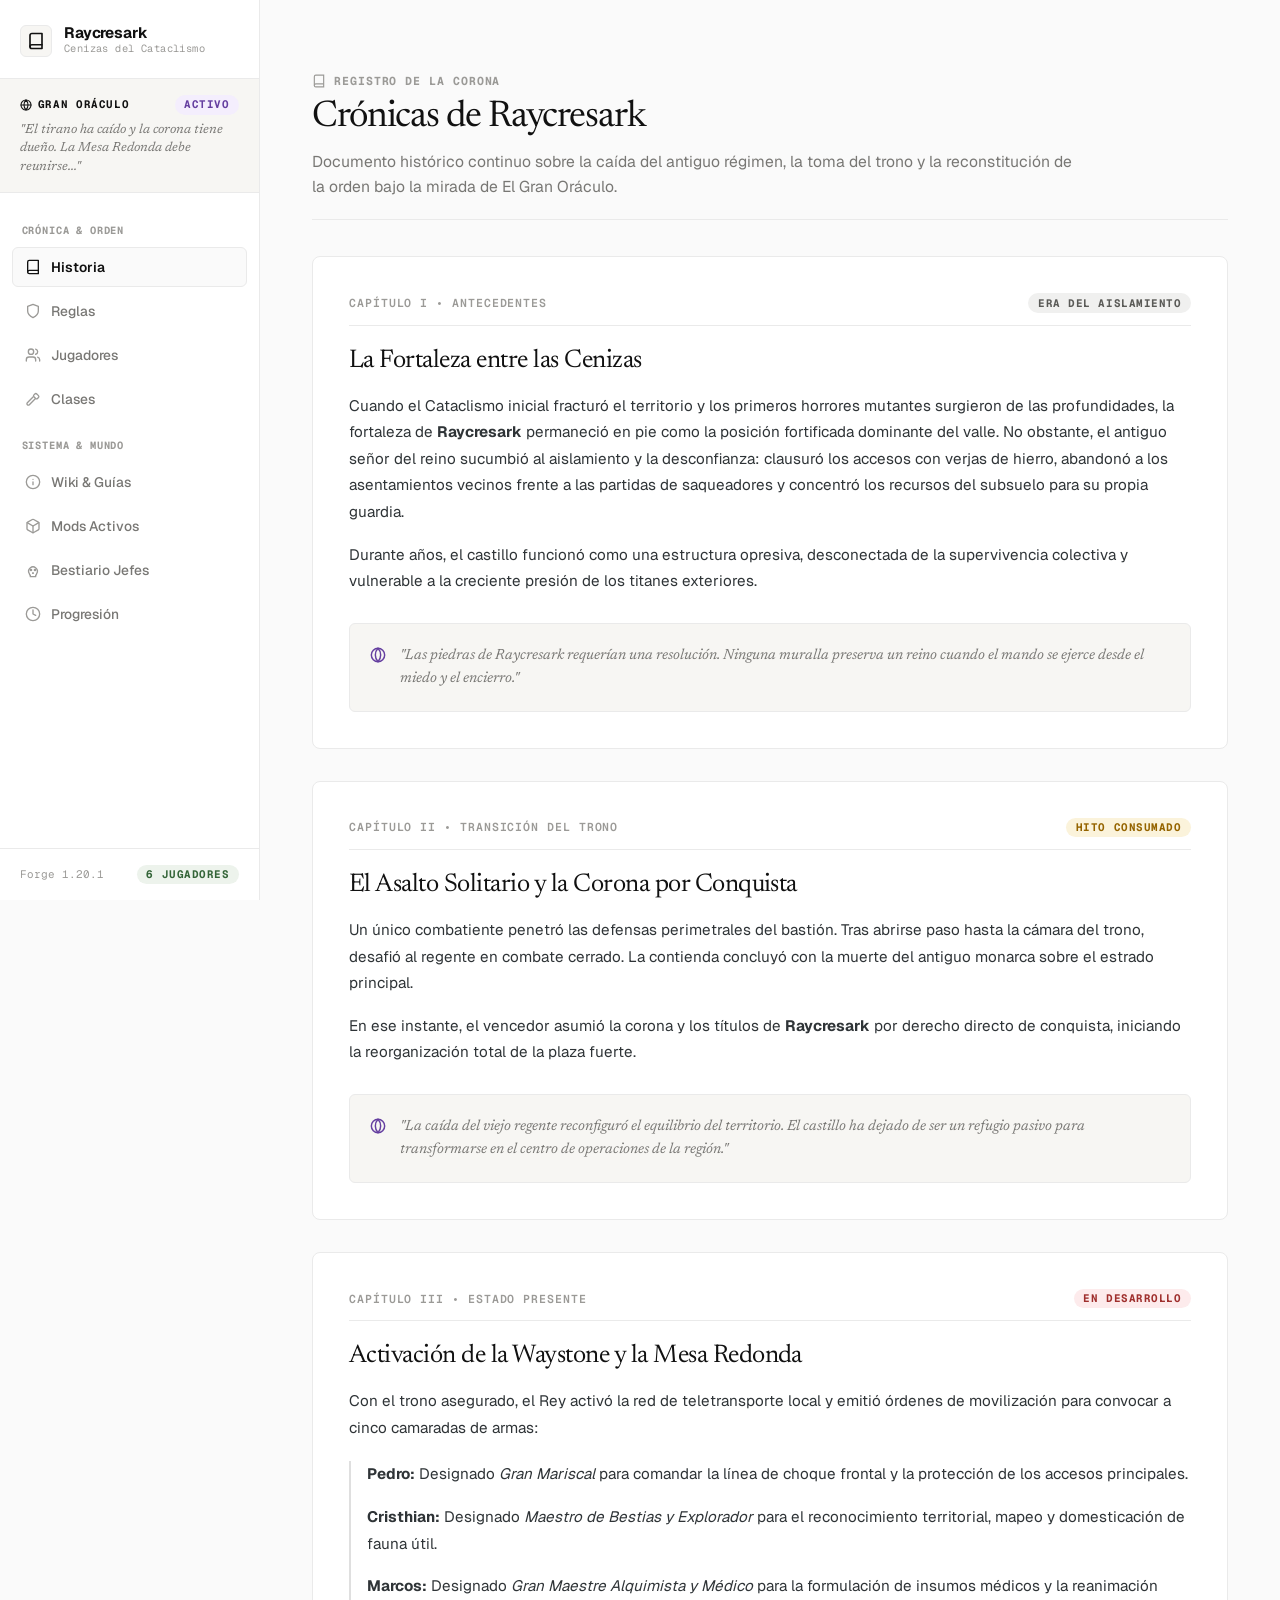
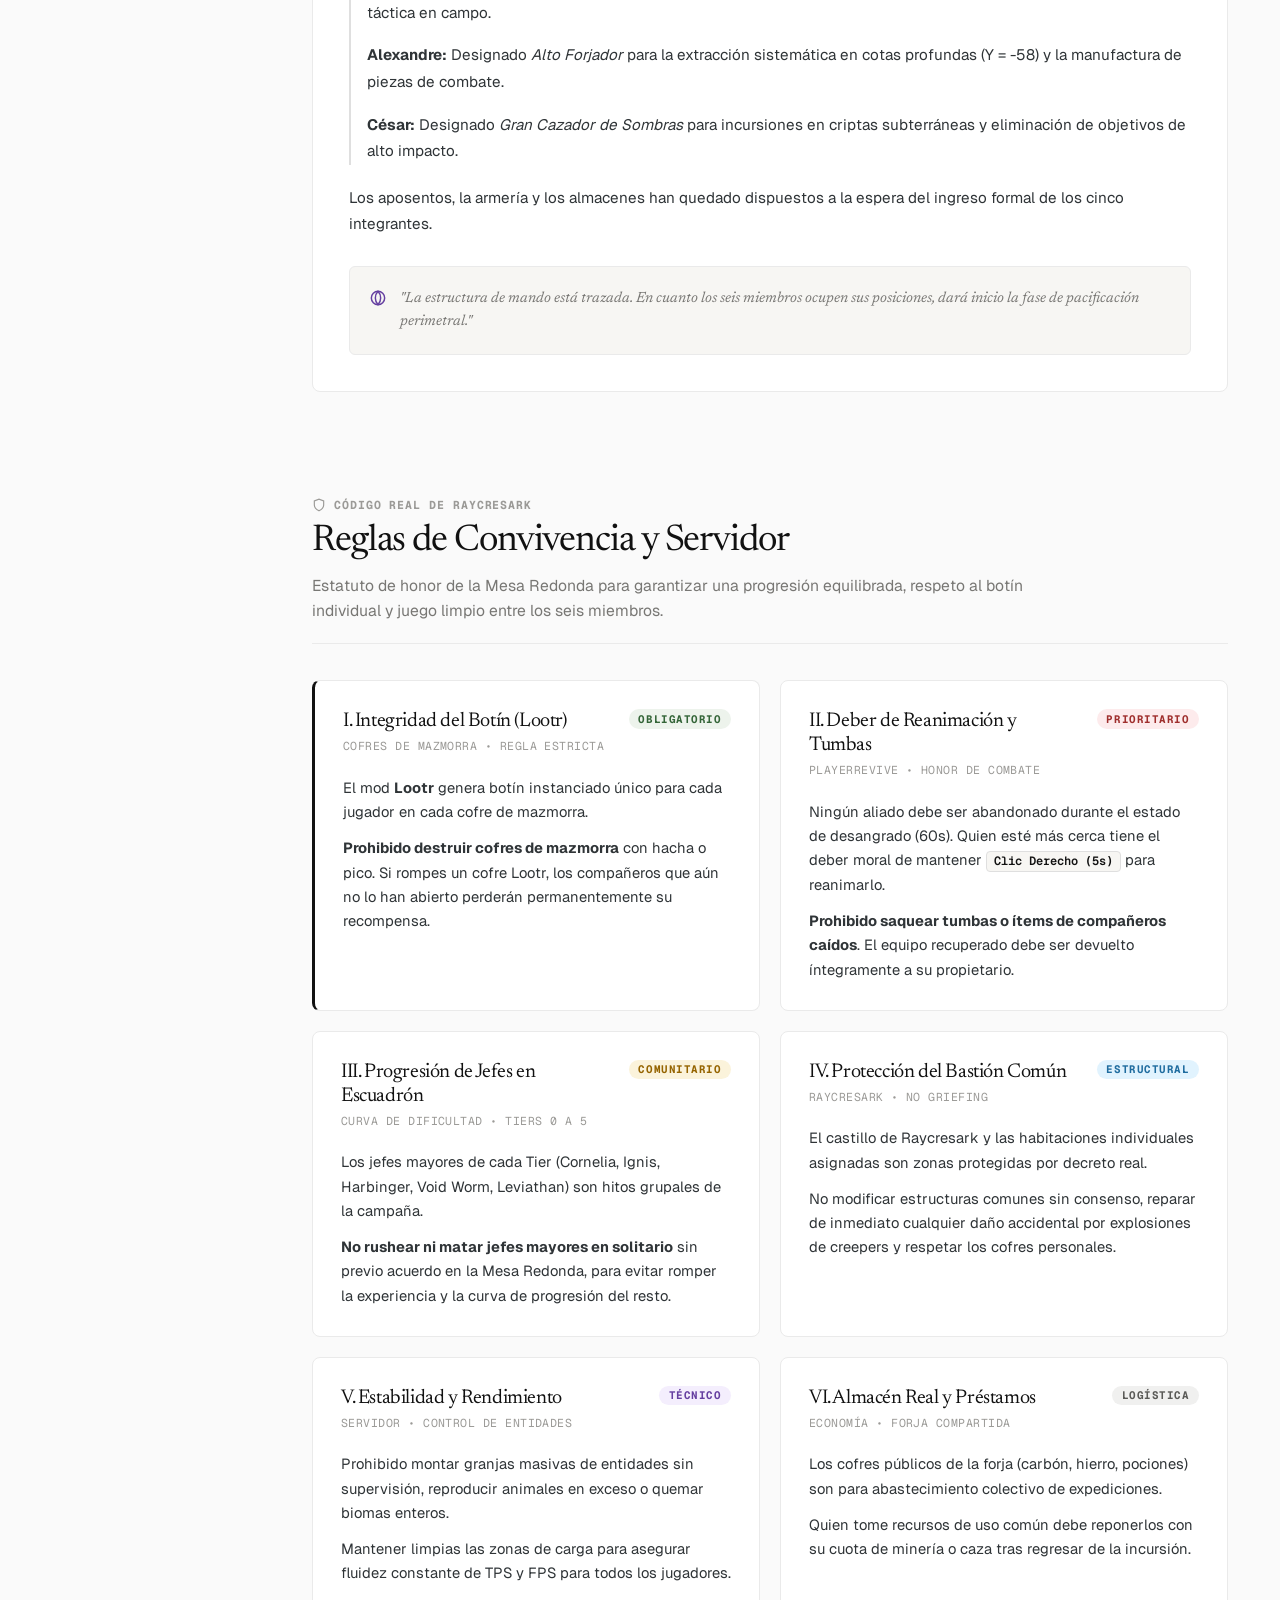
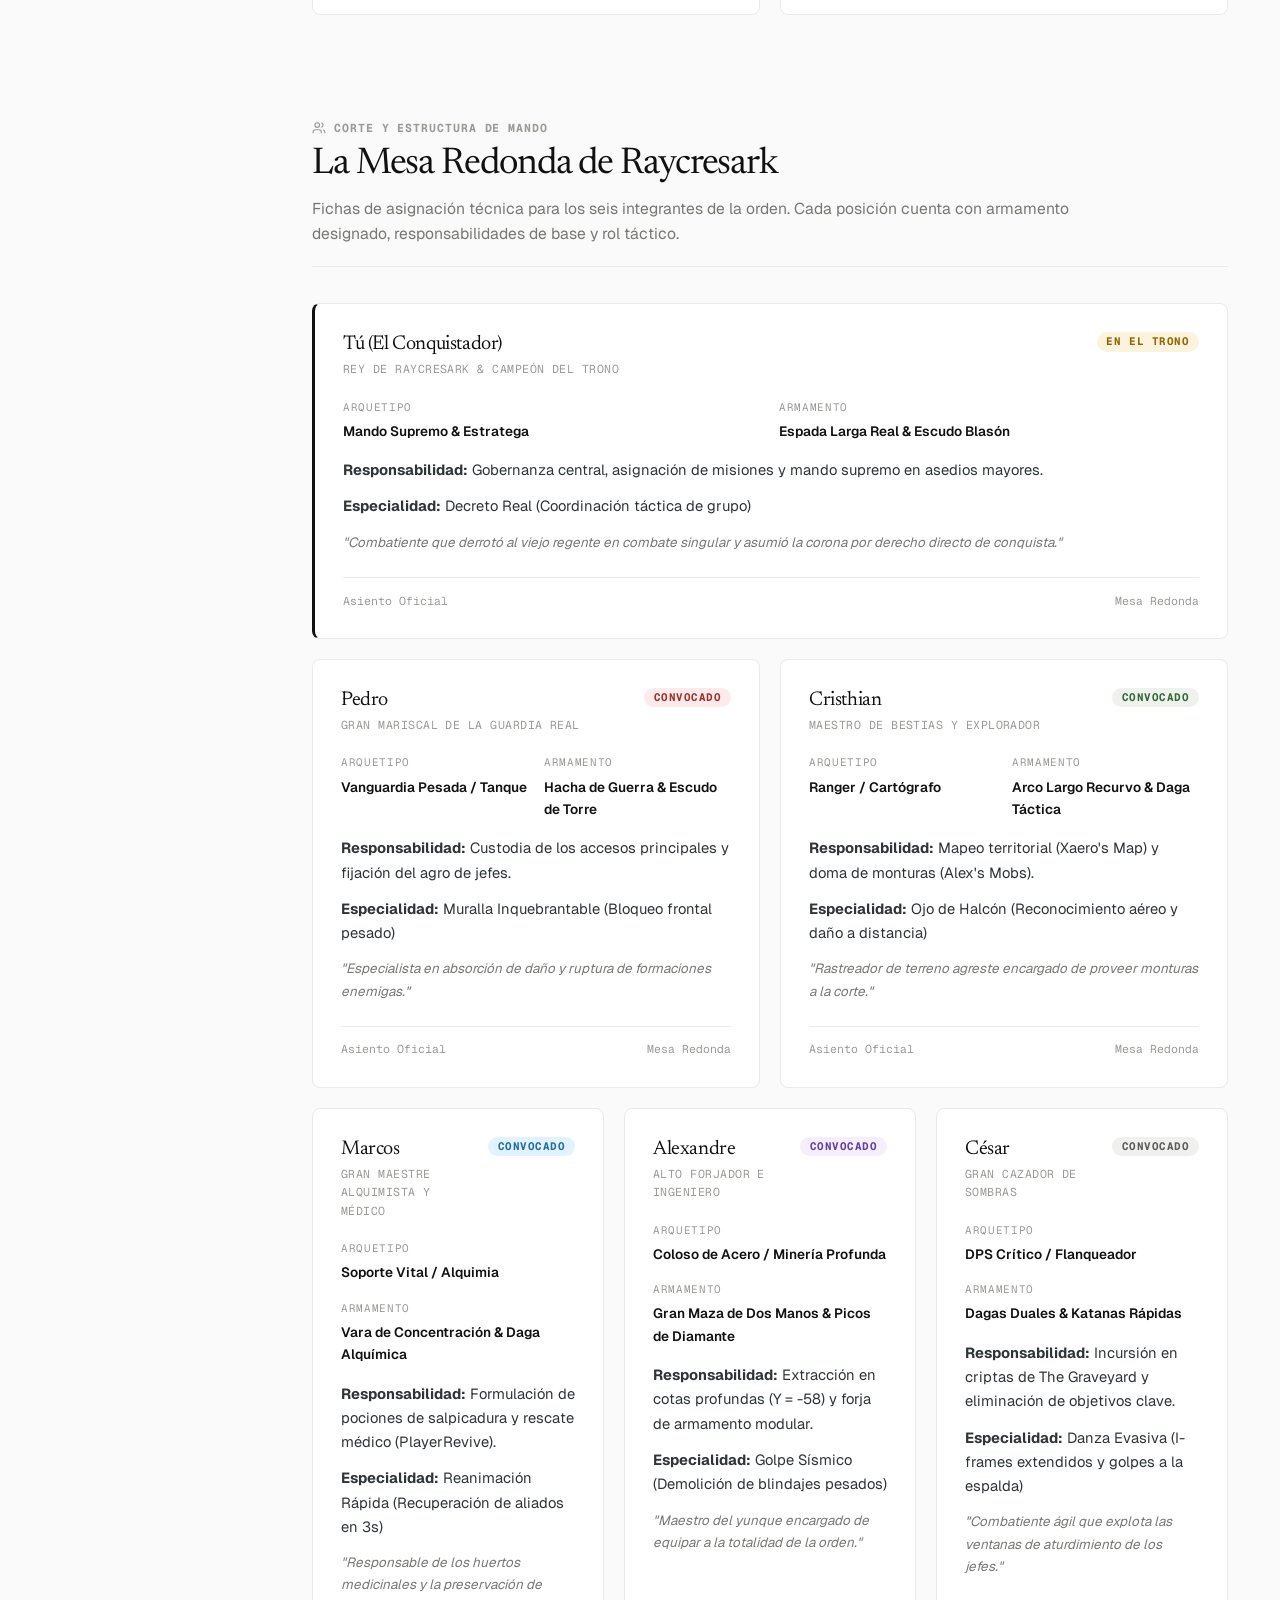
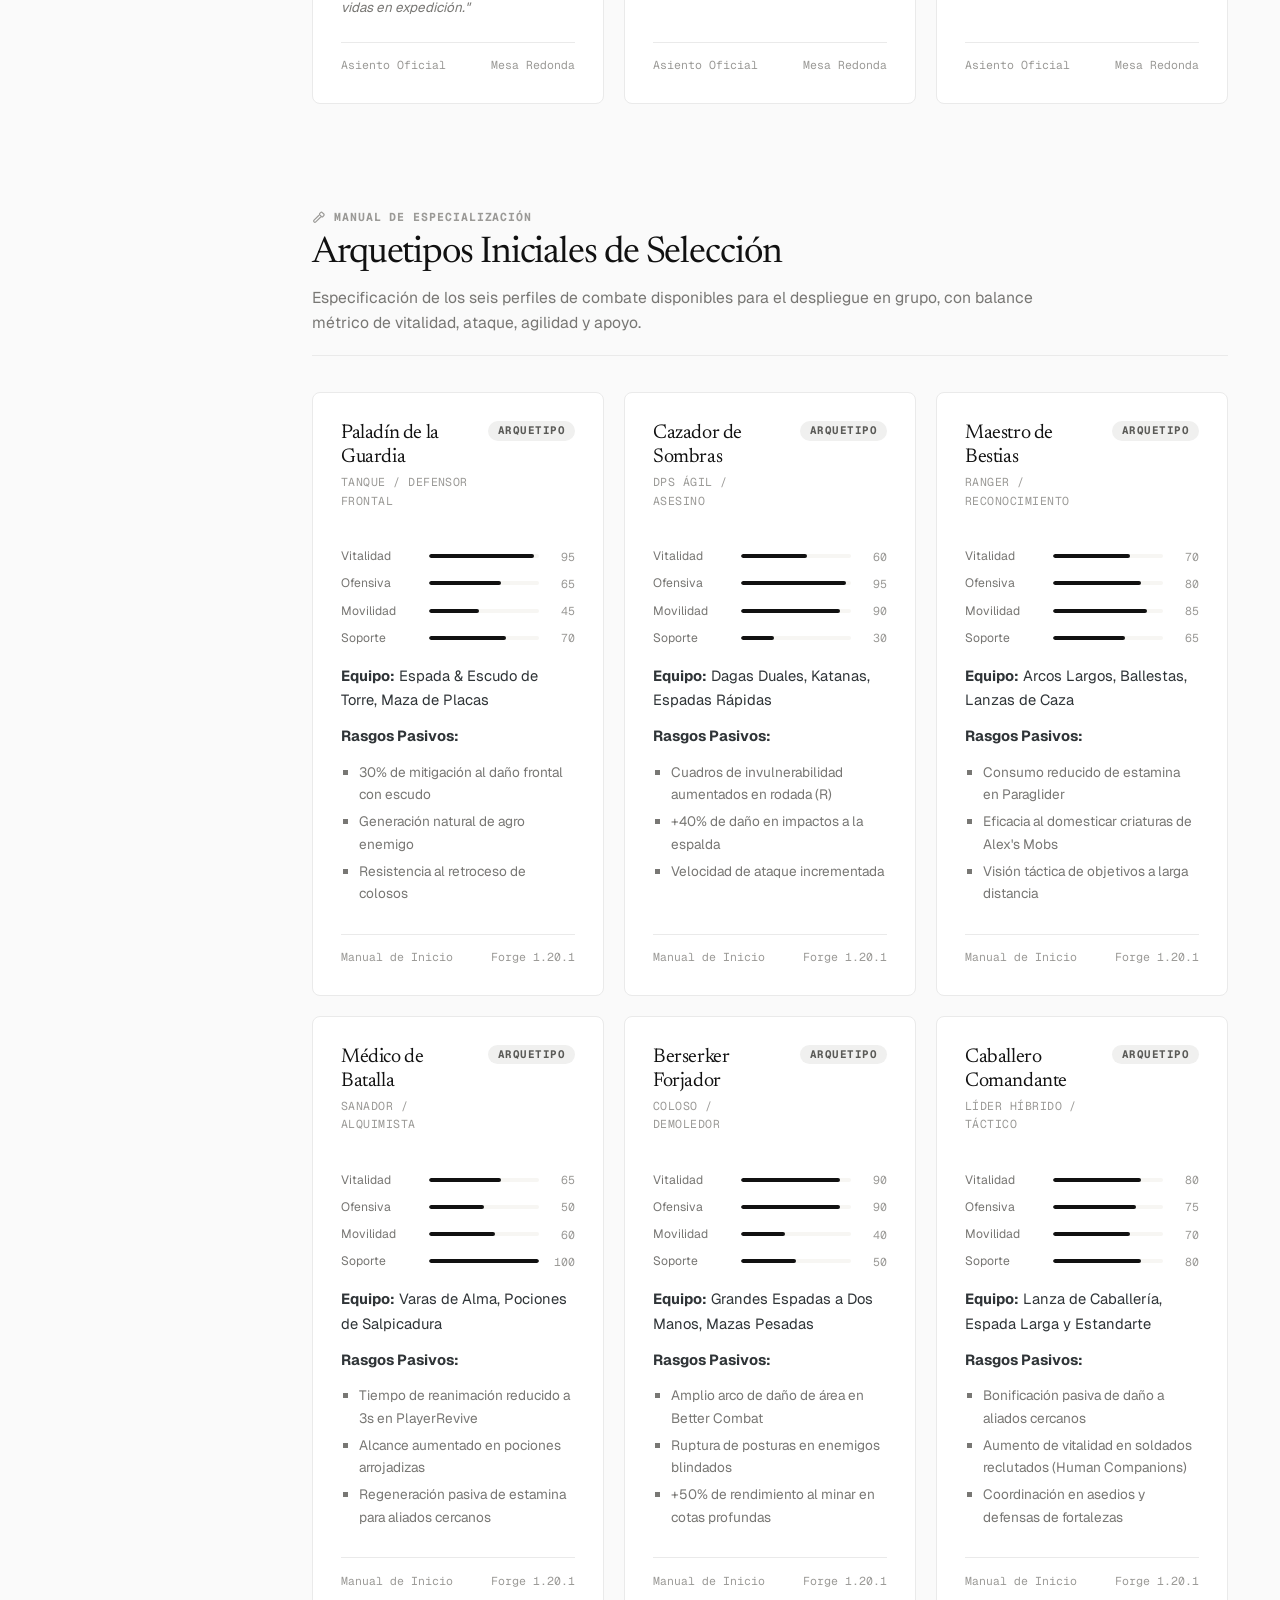
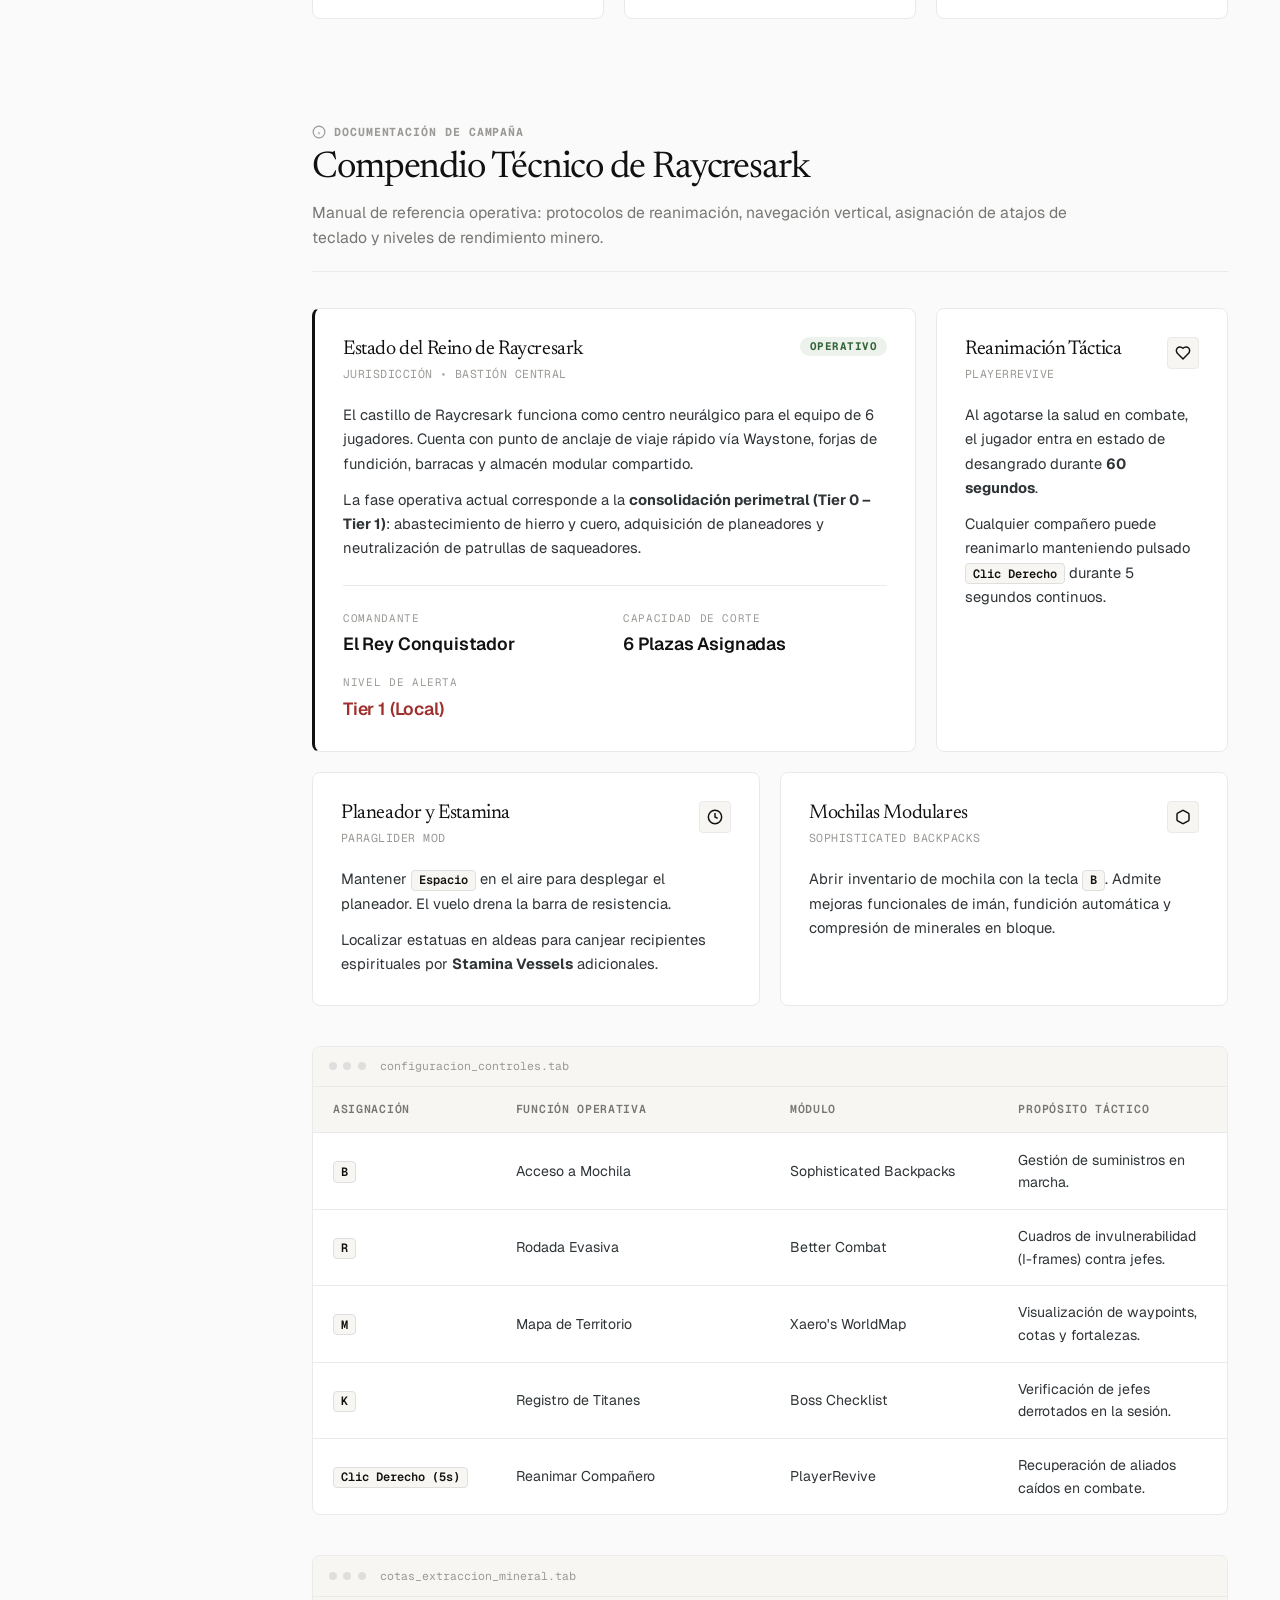
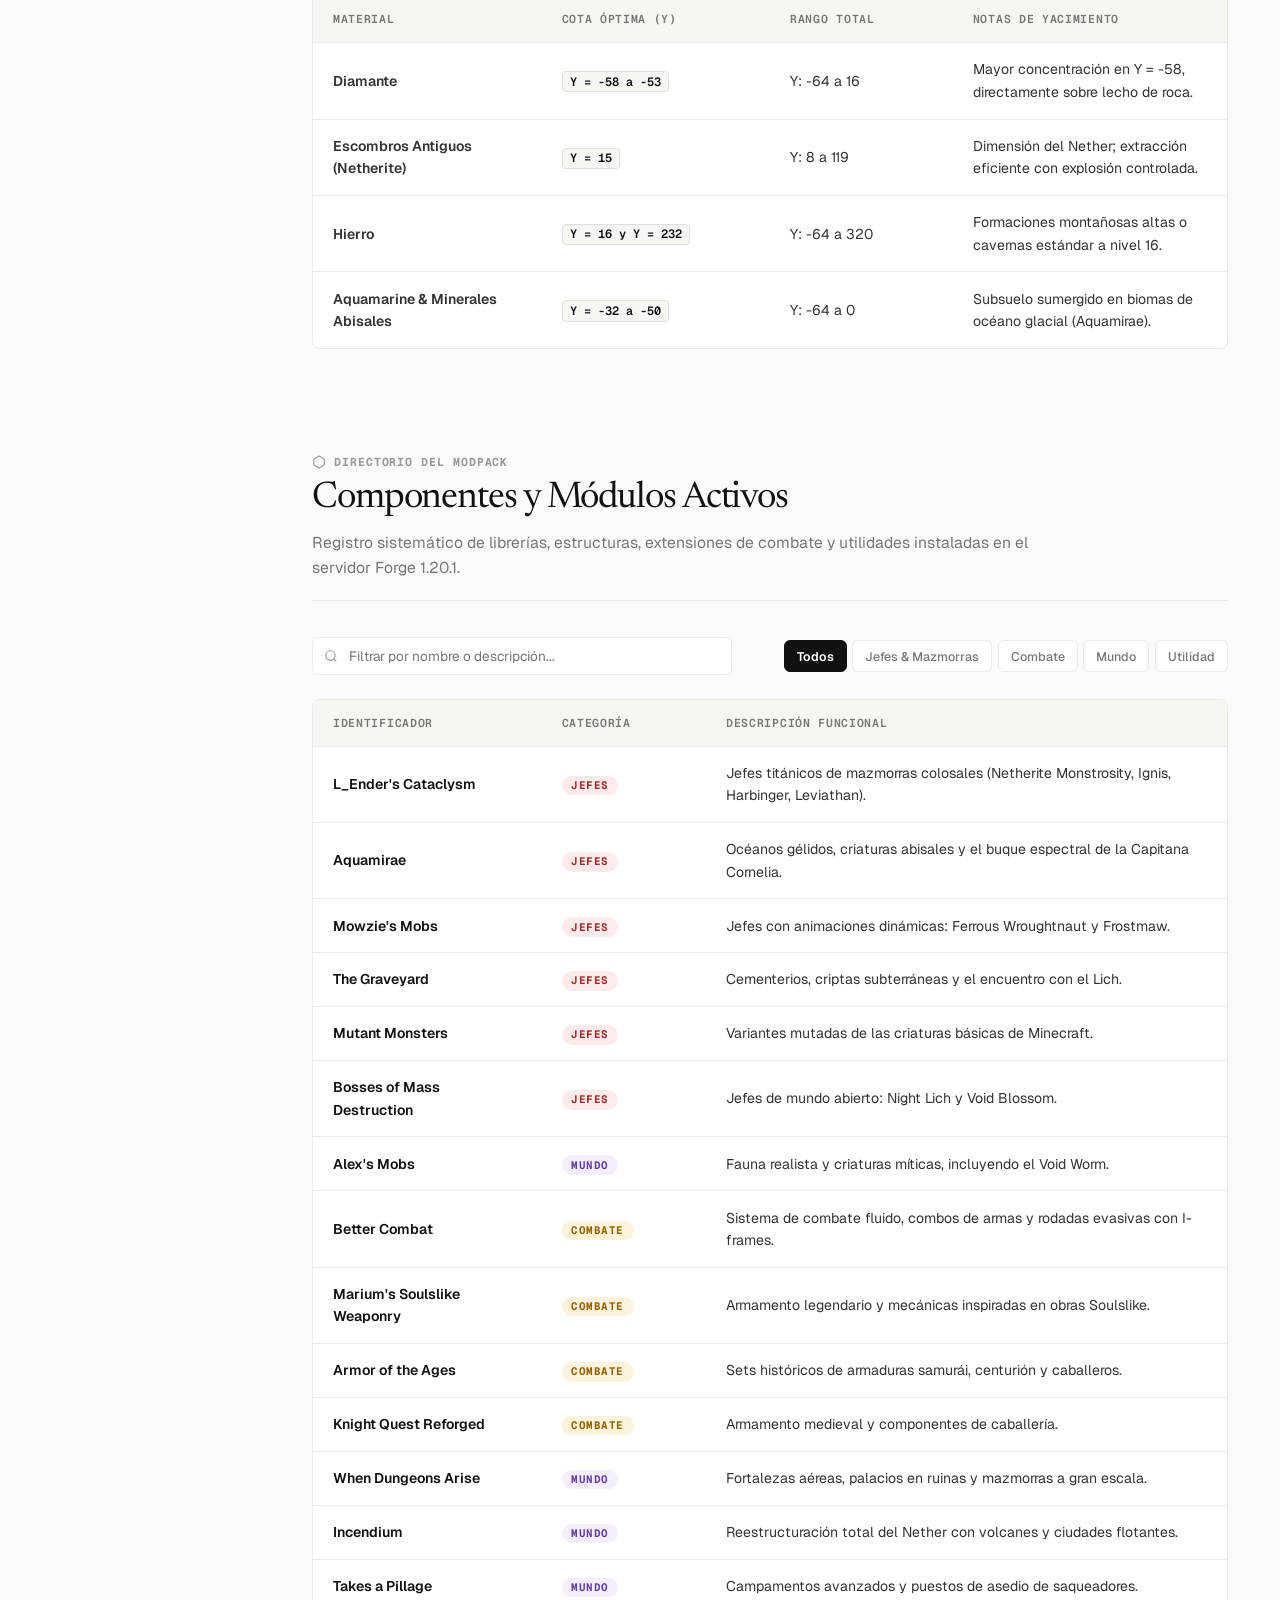
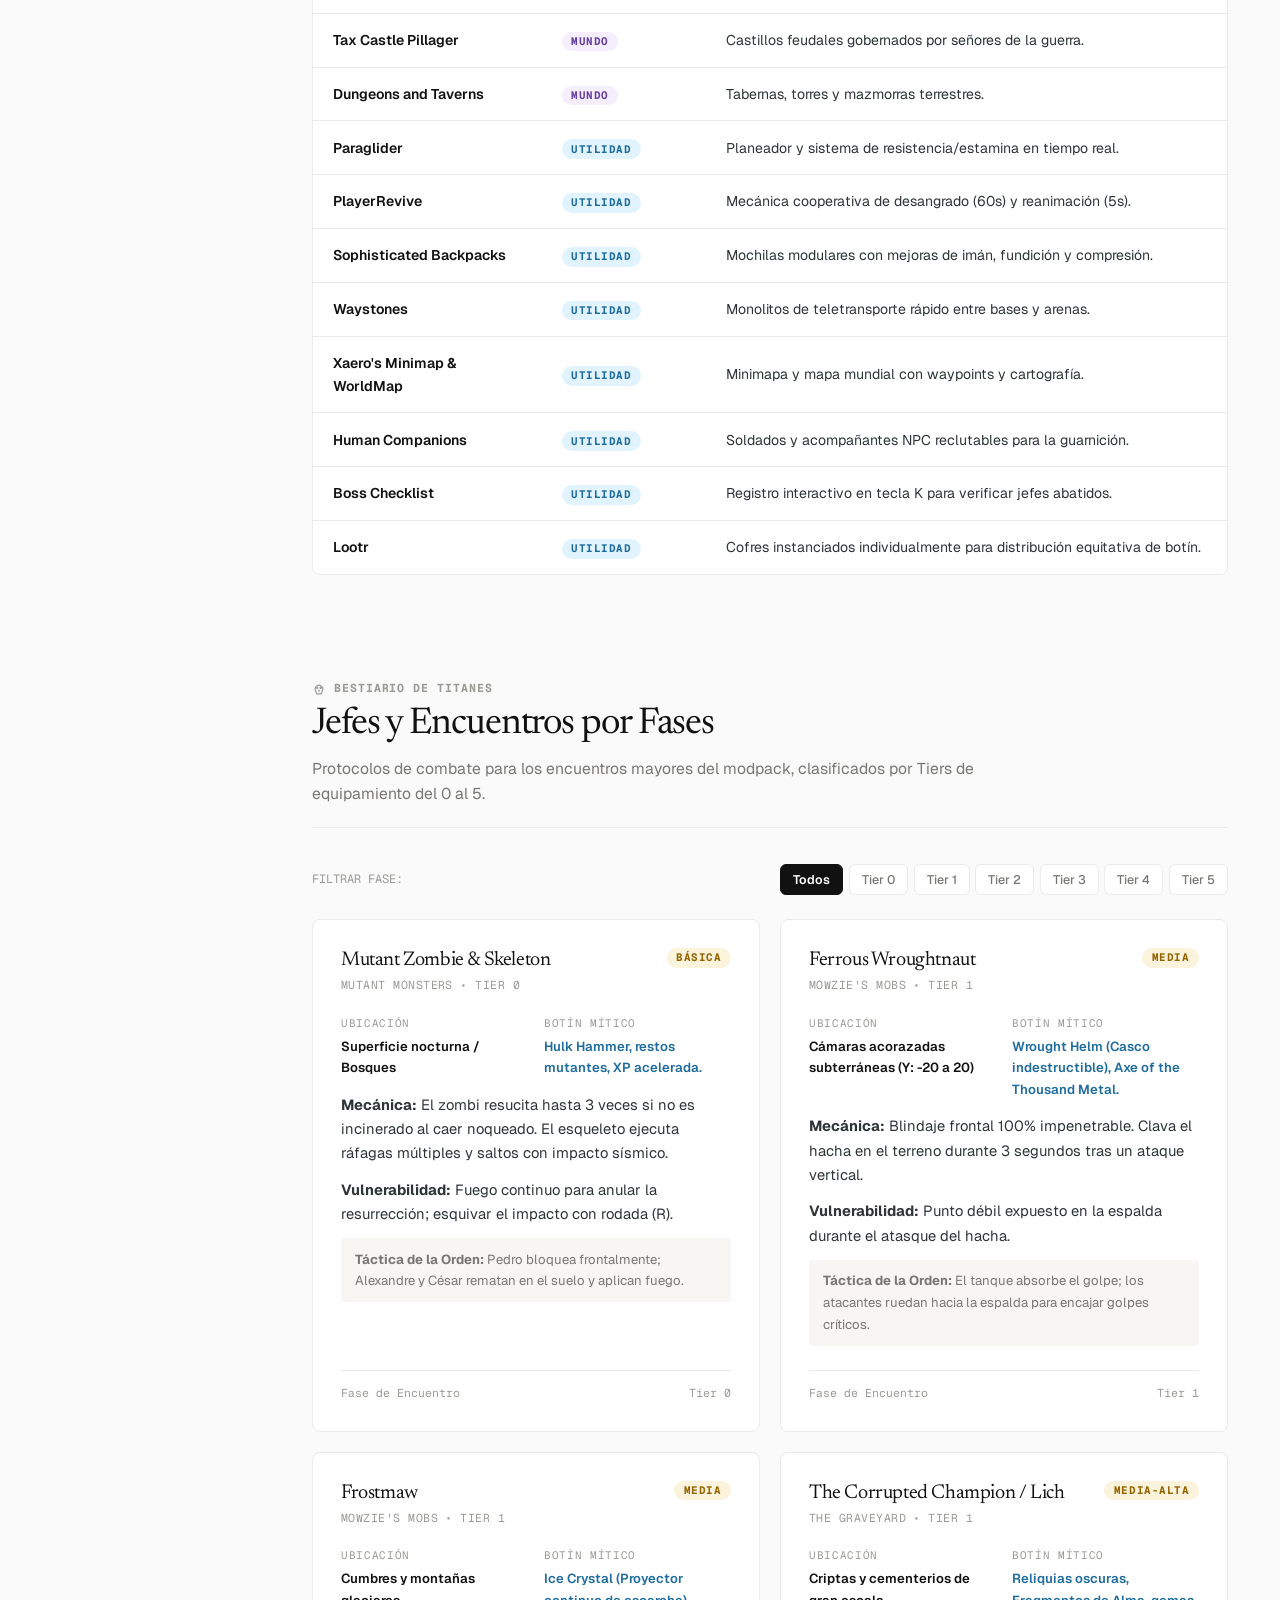
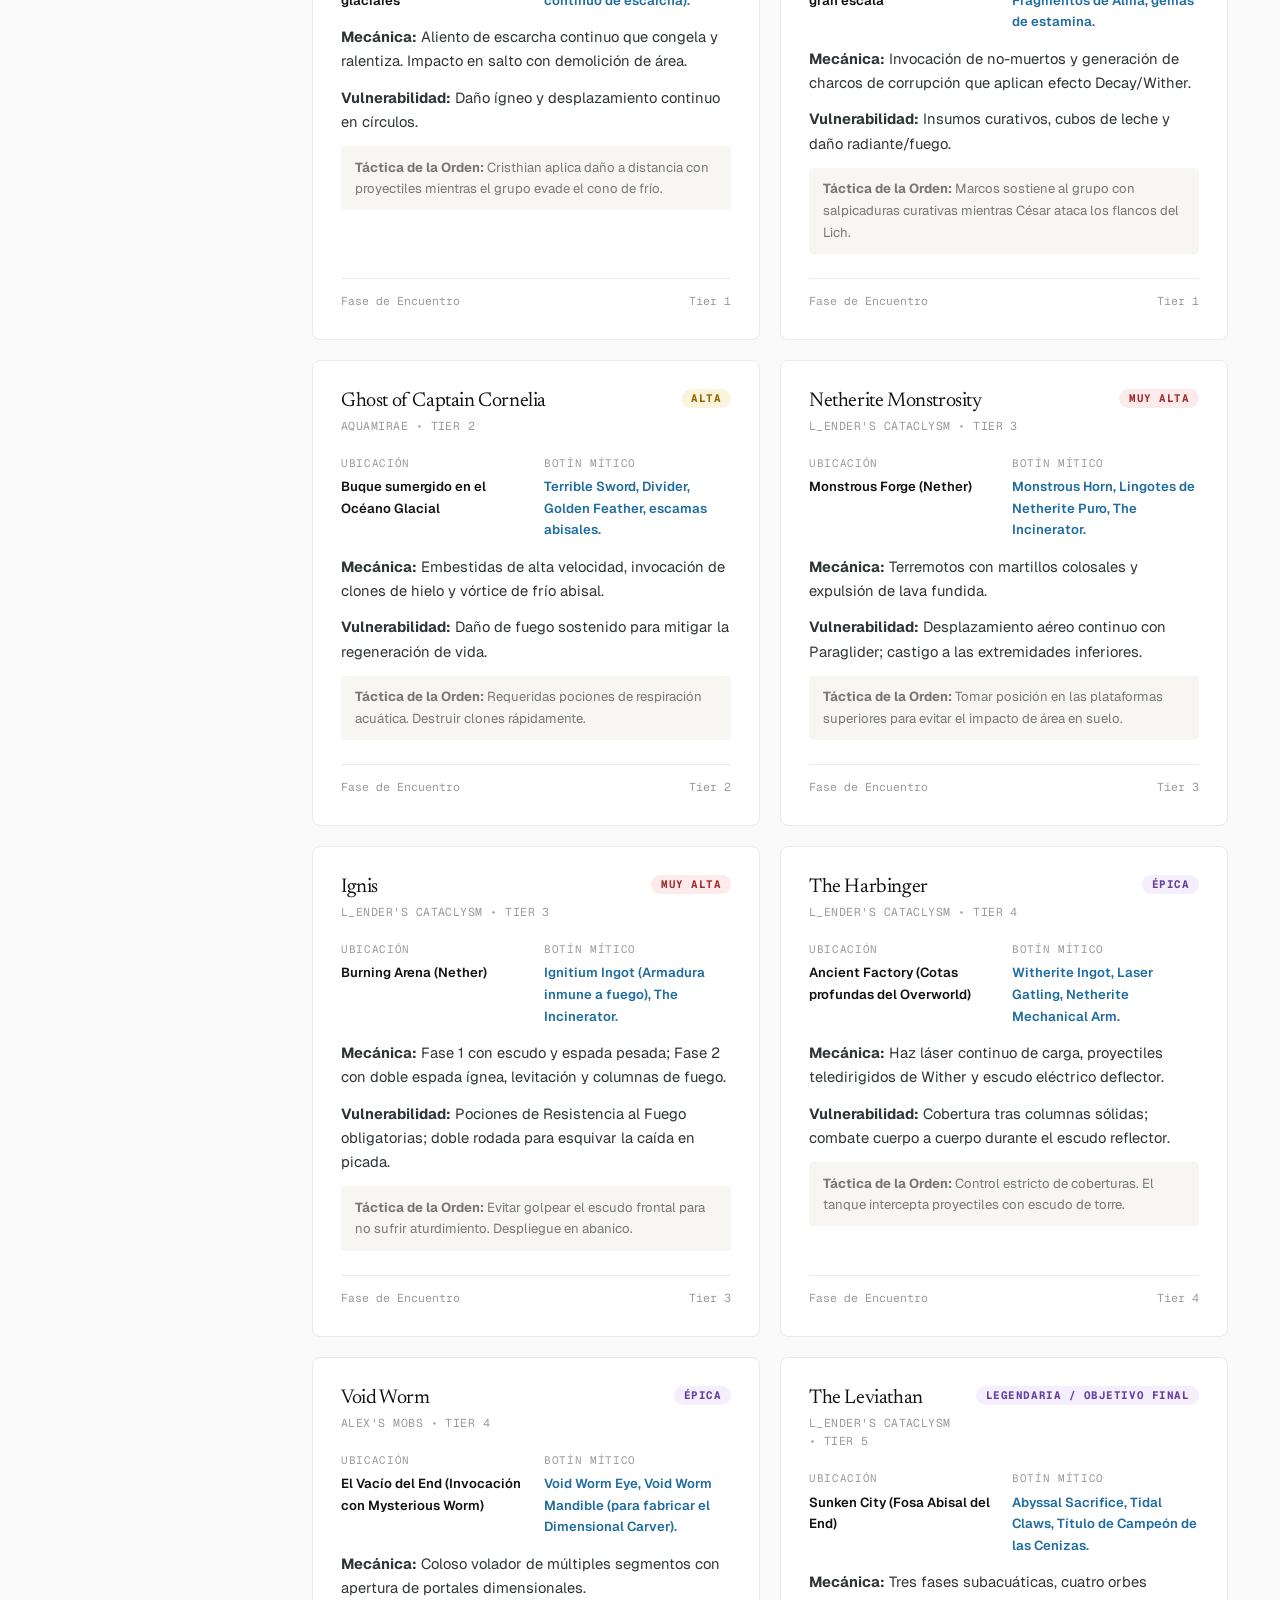
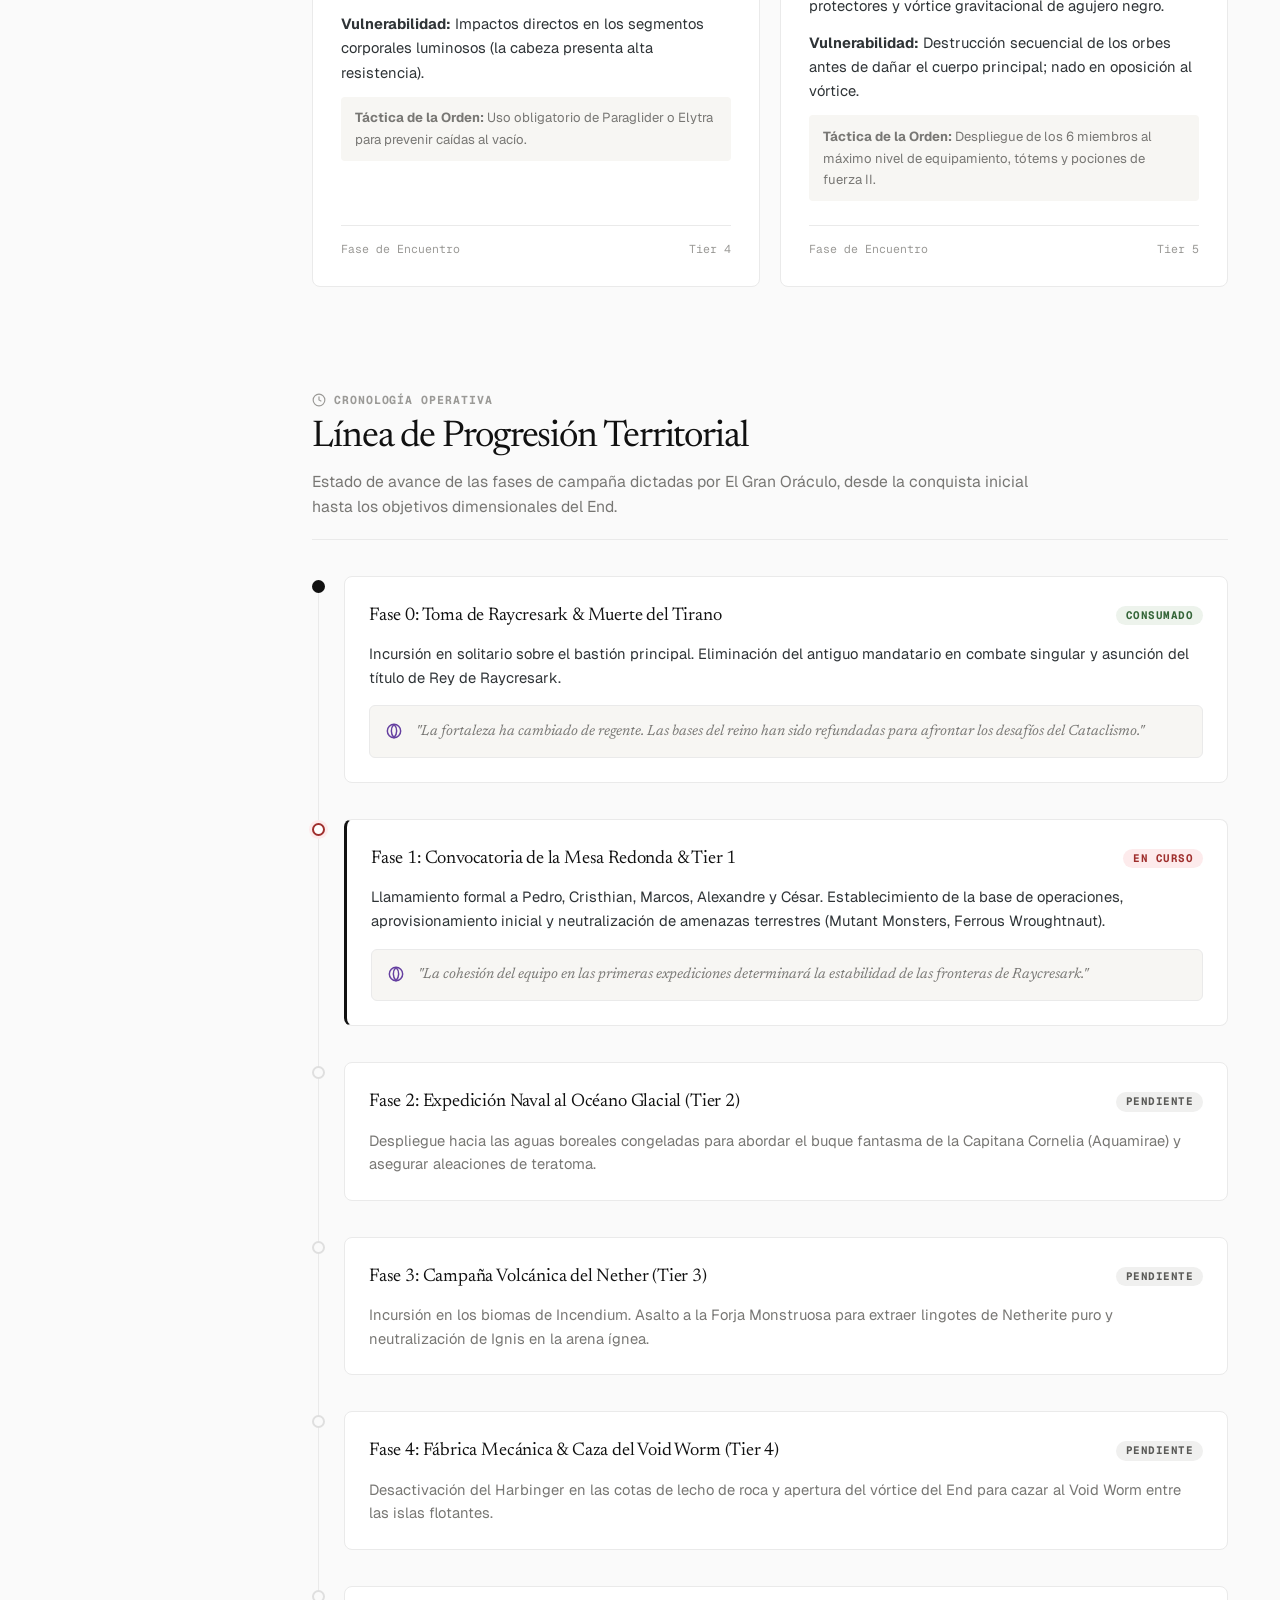
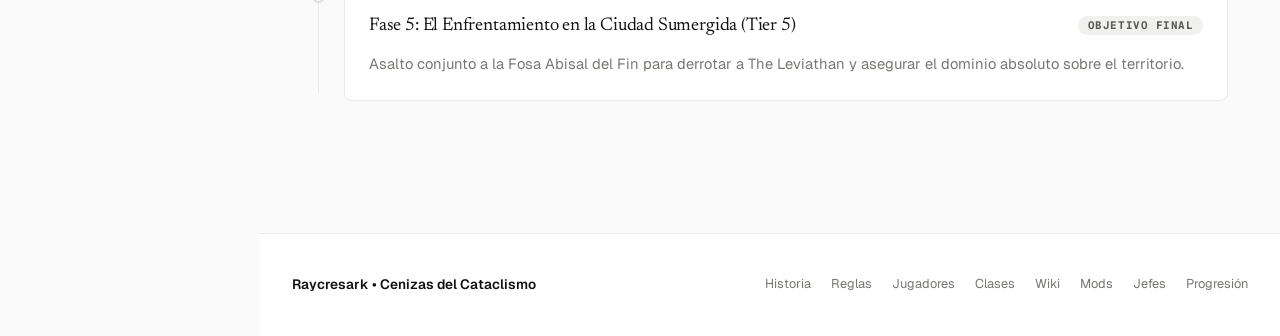
<file: index.html>
<!DOCTYPE html>
<html lang="es">
<head>
  <meta charset="UTF-8">
  <meta name="viewport" content="width=device-width, initial-scale=1.0">
  <title>Raycresark &bull; Cenizas del Cataclismo</title>
  <link rel="stylesheet" href="styles.css">
  <link rel="preconnect" href="https://fonts.googleapis.com">
  <link rel="preconnect" href="https://fonts.gstatic.com" crossorigin>
  <link href="https://fonts.googleapis.com/css2?family=Geist+Mono:wght@400;500;600;700&family=Geist:wght@400;500;600;700&family=Newsreader:ital,opsz,wght@0,6..72,400;0,6..72,500;0,6..72,600;1,6..72,400;1,6..72,500&display=swap" rel="stylesheet">
</head>
<body>

  <!-- MOBILE HEADER (SHOWN ON <= 960PX) -->
  <header class="mobile-header">
    <a href="#historia" class="mobile-brand">
      <svg viewBox="0 0 24 24" width="18" height="18" fill="none" stroke="currentColor" stroke-width="2.2"><path d="M4 19.5A2.5 2.5 0 0 1 6.5 17H20"/><path d="M6.5 2H20v20H6.5A2.5 2.5 0 0 1 4 19.5v-15A2.5 2.5 0 0 1 6.5 2z"/></svg>
      <span>Raycresark</span>
    </a>
    <button class="mobile-menu-btn" id="mobile-menu-btn" aria-label="Abrir Menú">
      <svg viewBox="0 0 24 24" fill="none" stroke="currentColor" stroke-linecap="round" stroke-linejoin="round">
        <line x1="4" y1="7" x2="20" y2="7"/><line x1="4" y1="12" x2="20" y2="12"/><line x1="4" y1="17" x2="20" y2="17"/>
      </svg>
    </button>
  </header>

  <!-- SIDEBAR BACKDROP -->
  <div class="sidebar-backdrop" id="sidebar-backdrop"></div>

  <!-- FIXED SIDEBAR COMPONENT -->
  <aside class="sidebar" id="sidebar">
    <div class="sidebar-header">
      <a href="#historia" class="brand">
        <div class="brand-icon">
          <svg viewBox="0 0 24 24" fill="none" stroke="currentColor" stroke-linecap="round" stroke-linejoin="round">
            <path d="M4 19.5A2.5 2.5 0 0 1 6.5 17H20"/><path d="M6.5 2H20v20H6.5A2.5 2.5 0 0 1 4 19.5v-15A2.5 2.5 0 0 1 6.5 2z"/>
          </svg>
        </div>
        <div class="brand-text">
          <h1>Raycresark</h1>
          <span>Cenizas del Cataclismo</span>
        </div>
      </a>
    </div>

    <!-- ORACLE WIDGET -->
    <div class="sidebar-oracle">
      <div class="sidebar-oracle-title">
        <span class="sidebar-oracle-label">
          <svg viewBox="0 0 24 24" fill="none" stroke="currentColor" stroke-linecap="round" stroke-linejoin="round"><circle cx="12" cy="12" r="10"/><path d="M12 2a14.5 14.5 0 0 0 0 20 14.5 14.5 0 0 0 0-20"/><path d="M2 12h20"/></svg>
          Gran Oráculo
        </span>
        <span class="tag-pastel purple">Activo</span>
      </div>
      <div class="sidebar-oracle-text">
        "El tirano ha caído y la corona tiene dueño. La Mesa Redonda debe reunirse..."
      </div>
    </div>

    <!-- SIDEBAR NAV LINKS -->
    <nav class="sidebar-nav">
      <span class="sidebar-section-label">Crónica & Orden</span>
      <a href="#historia" class="nav-link active">
        <svg viewBox="0 0 24 24" fill="none" stroke="currentColor" stroke-linecap="round" stroke-linejoin="round"><path d="M4 19.5A2.5 2.5 0 0 1 6.5 17H20"/><path d="M6.5 2H20v20H6.5A2.5 2.5 0 0 1 4 19.5v-15A2.5 2.5 0 0 1 6.5 2z"/></svg>
        Historia
      </a>
      <a href="#reglas" class="nav-link">
        <svg viewBox="0 0 24 24" fill="none" stroke="currentColor" stroke-linecap="round" stroke-linejoin="round"><path d="M12 22s8-4 8-10V5l-8-3-8 3v7c0 6 8 10 8 10z"/></svg>
        Reglas
      </a>
      <a href="#jugadores" class="nav-link">
        <svg viewBox="0 0 24 24" fill="none" stroke="currentColor" stroke-linecap="round" stroke-linejoin="round"><path d="M16 21v-2a4 4 0 0 0-4-4H6a4 4 0 0 0-4 4v2"/><circle cx="9" cy="7" r="4"/><path d="M22 21v-2a4 4 0 0 0-3-3.87"/><path d="M16 3.13a4 4 0 0 1 0 7.75"/></svg>
        Jugadores
      </a>
      <a href="#clases" class="nav-link">
        <svg viewBox="0 0 24 24" fill="none" stroke="currentColor" stroke-linecap="round" stroke-linejoin="round"><path d="m15 12-8.5 8.5c-.8.8-2.2.8-3 0 0 0 0 0 0 0-.8-.8-.8-2.2 0-3L12 9"/><path d="M17.64 4.36 20.2 6.92a2 2 0 0 1 0 2.83l-1.41 1.41a2 2 0 0 1-2.83 0L13.4 8.6a2 2 0 0 1 0-2.83l1.41-1.41a2 2 0 0 1 2.83 0z"/></svg>
        Clases
      </a>

      <span class="sidebar-section-label">Sistema & Mundo</span>
      <a href="#wiki" class="nav-link">
        <svg viewBox="0 0 24 24" fill="none" stroke="currentColor" stroke-linecap="round" stroke-linejoin="round"><circle cx="12" cy="12" r="10"/><line x1="12" y1="16" x2="12" y2="12"/><line x1="12" y1="8" x2="12.01" y2="8"/></svg>
        Wiki & Guías
      </a>
      <a href="#mods" class="nav-link">
        <svg viewBox="0 0 24 24" fill="none" stroke="currentColor" stroke-linecap="round" stroke-linejoin="round"><path d="M21 16V8a2 2 0 0 0-1-1.73l-7-4a2 2 0 0 0-2 0l-7 4A2 2 0 0 0 3 8v8a2 2 0 0 0 1 1.73l7 4a2 2 0 0 0 2 0l7-4A2 2 0 0 0 21 16z"/><polyline points="3.27 6.96 12 12.01 20.73 6.96"/><line x1="12" y1="22.08" x2="12" y2="12"/></svg>
        Mods Activos
      </a>
      <a href="#jefes" class="nav-link">
        <svg viewBox="0 0 24 24" fill="none" stroke="currentColor" stroke-linecap="round" stroke-linejoin="round"><circle cx="9" cy="12" r="1"/><circle cx="15" cy="12" r="1"/><path d="M8 20v2h8v-2"/><path d="m12.5 17-.5-1-.5 1h1z"/><path d="M16 20a3 3 0 0 0 1.5-2.6 6.5 6.5 0 1 0-11 0A3 3 0 0 0 8 20"/></svg>
        Bestiario Jefes
      </a>
      <a href="#progresion" class="nav-link">
        <svg viewBox="0 0 24 24" fill="none" stroke="currentColor" stroke-linecap="round" stroke-linejoin="round"><circle cx="12" cy="12" r="10"/><polyline points="12 6 12 12 16 14"/></svg>
        Progresión
      </a>
    </nav>

    <div class="sidebar-footer">
      <span>Forge 1.20.1</span>
      <span class="tag-pastel green">6 Jugadores</span>
    </div>
  </aside>

  <!-- APP CONTENT LAYOUT -->
  <div class="app-layout">
    <main class="main-content">

      <!-- ==========================================
           SECTION 1: HISTORIA / CRÓNICAS
           ========================================== -->
      <section id="historia" class="page-section">
        <header class="section-header">
          <div class="section-eyebrow">
            <svg viewBox="0 0 24 24" width="14" height="14" fill="none" stroke="currentColor" stroke-width="2"><path d="M4 19.5A2.5 2.5 0 0 1 6.5 17H20"/><path d="M6.5 2H20v20H6.5A2.5 2.5 0 0 1 4 19.5v-15A2.5 2.5 0 0 1 6.5 2z"/></svg>
            Registro de la Corona
          </div>
          <h2 class="section-title">Crónicas de Raycresark</h2>
          <p class="section-desc">Documento histórico continuo sobre la caída del antiguo régimen, la toma del trono y la reconstitución de la orden bajo la mirada de El Gran Oráculo.</p>
        </header>

        <!-- CAPÍTULO 1 -->
        <article class="chronicle-entry">
          <div class="chronicle-header">
            <span class="chronicle-label">Capítulo I &bull; Antecedentes</span>
            <span class="tag-pastel gray">Era del Aislamiento</span>
          </div>
          <h3 class="chronicle-heading">La Fortaleza entre las Cenizas</h3>
          <div class="chronicle-text">
            <p>
              Cuando el Cataclismo inicial fracturó el territorio y los primeros horrores mutantes surgieron de las profundidades, la fortaleza de <strong>Raycresark</strong> permaneció en pie como la posición fortificada dominante del valle. No obstante, el antiguo señor del reino sucumbió al aislamiento y la desconfianza: clausuró los accesos con verjas de hierro, abandonó a los asentamientos vecinos frente a las partidas de saqueadores y concentró los recursos del subsuelo para su propia guardia.
            </p>
            <p>
              Durante años, el castillo funcionó como una estructura opresiva, desconectada de la supervivencia colectiva y vulnerable a la creciente presión de los titanes exteriores.
            </p>
          </div>
          <div class="oracle-inscription">
            <svg viewBox="0 0 24 24" fill="none" stroke="currentColor" stroke-linecap="round" stroke-linejoin="round"><circle cx="12" cy="12" r="10"/><path d="M12 2a14.5 14.5 0 0 0 0 20 14.5 14.5 0 0 0 0-20"/></svg>
            <div class="oracle-inscription-quote">
              "Las piedras de Raycresark requerían una resolución. Ninguna muralla preserva un reino cuando el mando se ejerce desde el miedo y el encierro."
            </div>
          </div>
        </article>

        <!-- CAPÍTULO 2 -->
        <article class="chronicle-entry">
          <div class="chronicle-header">
            <span class="chronicle-label">Capítulo II &bull; Transición del Trono</span>
            <span class="tag-pastel yellow">Hito Consumado</span>
          </div>
          <h3 class="chronicle-heading">El Asalto Solitario y la Corona por Conquista</h3>
          <div class="chronicle-text">
            <p>
              Un único combatiente penetró las defensas perimetrales del bastión. Tras abrirse paso hasta la cámara del trono, desafió al regente en combate cerrado. La contienda concluyó con la muerte del antiguo monarca sobre el estrado principal.
            </p>
            <p>
              En ese instante, el vencedor asumió la corona y los títulos de <strong>Raycresark</strong> por derecho directo de conquista, iniciando la reorganización total de la plaza fuerte.
            </p>
          </div>
          <div class="oracle-inscription">
            <svg viewBox="0 0 24 24" fill="none" stroke="currentColor" stroke-linecap="round" stroke-linejoin="round"><circle cx="12" cy="12" r="10"/><path d="M12 2a14.5 14.5 0 0 0 0 20 14.5 14.5 0 0 0 0-20"/></svg>
            <div class="oracle-inscription-quote">
              "La caída del viejo regente reconfiguró el equilibrio del territorio. El castillo ha dejado de ser un refugio pasivo para transformarse en el centro de operaciones de la región."
            </div>
          </div>
        </article>

        <!-- CAPÍTULO 3 -->
        <article class="chronicle-entry">
          <div class="chronicle-header">
            <span class="chronicle-label">Capítulo III &bull; Estado Presente</span>
            <span class="tag-pastel red">En Desarrollo</span>
          </div>
          <h3 class="chronicle-heading">Activación de la Waystone y la Mesa Redonda</h3>
          <div class="chronicle-text">
            <p>
              Con el trono asegurado, el Rey activó la red de teletransporte local y emitió órdenes de movilización para convocar a cinco camaradas de armas:
            </p>
            <div style="margin: 1.25rem 0; padding-left: 1rem; border-left: 2px solid var(--border-medium);">
              <p><strong>Pedro:</strong> Designado <em>Gran Mariscal</em> para comandar la línea de choque frontal y la protección de los accesos principales.</p>
              <p><strong>Cristhian:</strong> Designado <em>Maestro de Bestias y Explorador</em> para el reconocimiento territorial, mapeo y domesticación de fauna útil.</p>
              <p><strong>Marcos:</strong> Designado <em>Gran Maestre Alquimista y Médico</em> para la formulación de insumos médicos y la reanimación táctica en campo.</p>
              <p><strong>Alexandre:</strong> Designado <em>Alto Forjador</em> para la extracción sistemática en cotas profundas (Y = -58) y la manufactura de piezas de combate.</p>
              <p><strong>César:</strong> Designado <em>Gran Cazador de Sombras</em> para incursiones en criptas subterráneas y eliminación de objetivos de alto impacto.</p>
            </div>
            <p>
              Los aposentos, la armería y los almacenes han quedado dispuestos a la espera del ingreso formal de los cinco integrantes.
            </p>
          </div>
          <div class="oracle-inscription">
            <svg viewBox="0 0 24 24" fill="none" stroke="currentColor" stroke-linecap="round" stroke-linejoin="round"><circle cx="12" cy="12" r="10"/><path d="M12 2a14.5 14.5 0 0 0 0 20 14.5 14.5 0 0 0 0-20"/></svg>
            <div class="oracle-inscription-quote">
              "La estructura de mando está trazada. En cuanto los seis miembros ocupen sus posiciones, dará inicio la fase de pacificación perimetral."
            </div>
          </div>
        </article>
      </section>

      <!-- ==========================================
           SECTION 2: REGLAS / CÓDIGO DE CONVIVENCIA
           ========================================== -->
      <section id="reglas" class="page-section">
        <header class="section-header">
          <div class="section-eyebrow">
            <svg viewBox="0 0 24 24" width="14" height="14" fill="none" stroke="currentColor" stroke-width="2"><path d="M12 22s8-4 8-10V5l-8-3-8 3v7c0 6 8 10 8 10z"/></svg>
            Código Real de Raycresark
          </div>
          <h2 class="section-title">Reglas de Convivencia y Servidor</h2>
          <p class="section-desc">Estatuto de honor de la Mesa Redonda para garantizar una progresión equilibrada, respeto al botín individual y juego limpio entre los seis miembros.</p>
        </header>

        <div class="bento-grid">
          <!-- REGLA 1 -->
          <div class="bento-card bento-col-6 highlight">
            <div class="bento-header">
              <div class="bento-title-group">
                <h3>I. Integridad del Botín (Lootr)</h3>
                <div class="bento-meta">Cofres de Mazmorra &bull; Regla Estricta</div>
              </div>
              <span class="tag-pastel green">Obligatorio</span>
            </div>
            <div class="bento-body">
              <p>
                El mod <strong>Lootr</strong> genera botín instanciado único para cada jugador en cada cofre de mazmorra.
              </p>
              <p>
                <strong>Prohibido destruir cofres de mazmorra</strong> con hacha o pico. Si rompes un cofre Lootr, los compañeros que aún no lo han abierto perderán permanentemente su recompensa.
              </p>
            </div>
          </div>

          <!-- REGLA 2 -->
          <div class="bento-card bento-col-6">
            <div class="bento-header">
              <div class="bento-title-group">
                <h3>II. Deber de Reanimación y Tumbas</h3>
                <div class="bento-meta">PlayerRevive &bull; Honor de Combate</div>
              </div>
              <span class="tag-pastel red">Prioritario</span>
            </div>
            <div class="bento-body">
              <p>
                Ningún aliado debe ser abandonado durante el estado de desangrado (60s). Quien esté más cerca tiene el deber moral de mantener <kbd>Clic Derecho (5s)</kbd> para reanimarlo.
              </p>
              <p>
                <strong>Prohibido saquear tumbas o ítems de compañeros caídos</strong>. El equipo recuperado debe ser devuelto íntegramente a su propietario.
              </p>
            </div>
          </div>

          <!-- REGLA 3 -->
          <div class="bento-card bento-col-6">
            <div class="bento-header">
              <div class="bento-title-group">
                <h3>III. Progresión de Jefes en Escuadrón</h3>
                <div class="bento-meta">Curva de Dificultad &bull; Tiers 0 a 5</div>
              </div>
              <span class="tag-pastel yellow">Comunitario</span>
            </div>
            <div class="bento-body">
              <p>
                Los jefes mayores de cada Tier (Cornelia, Ignis, Harbinger, Void Worm, Leviathan) son hitos grupales de la campaña.
              </p>
              <p>
                <strong>No rushear ni matar jefes mayores en solitario</strong> sin previo acuerdo en la Mesa Redonda, para evitar romper la experiencia y la curva de progresión del resto.
              </p>
            </div>
          </div>

          <!-- REGLA 4 -->
          <div class="bento-card bento-col-6">
            <div class="bento-header">
              <div class="bento-title-group">
                <h3>IV. Protección del Bastión Común</h3>
                <div class="bento-meta">Raycresark &bull; No Griefing</div>
              </div>
              <span class="tag-pastel blue">Estructural</span>
            </div>
            <div class="bento-body">
              <p>
                El castillo de Raycresark y las habitaciones individuales asignadas son zonas protegidas por decreto real.
              </p>
              <p>
                No modificar estructuras comunes sin consenso, reparar de inmediato cualquier daño accidental por explosiones de creepers y respetar los cofres personales.
              </p>
            </div>
          </div>

          <!-- REGLA 5 -->
          <div class="bento-card bento-col-6">
            <div class="bento-header">
              <div class="bento-title-group">
                <h3>V. Estabilidad y Rendimiento</h3>
                <div class="bento-meta">Servidor &bull; Control de Entidades</div>
              </div>
              <span class="tag-pastel purple">Técnico</span>
            </div>
            <div class="bento-body">
              <p>
                Prohibido montar granjas masivas de entidades sin supervisión, reproducir animales en exceso o quemar biomas enteros.
              </p>
              <p>
                Mantener limpias las zonas de carga para asegurar fluidez constante de TPS y FPS para todos los jugadores.
              </p>
            </div>
          </div>

          <!-- REGLA 6 -->
          <div class="bento-card bento-col-6">
            <div class="bento-header">
              <div class="bento-title-group">
                <h3>VI. Almacén Real y Préstamos</h3>
                <div class="bento-meta">Economía &bull; Forja Compartida</div>
              </div>
              <span class="tag-pastel gray">Logística</span>
            </div>
            <div class="bento-body">
              <p>
                Los cofres públicos de la forja (carbón, hierro, pociones) son para abastecimiento colectivo de expediciones.
              </p>
              <p>
                Quien tome recursos de uso común debe reponerlos con su cuota de minería o caza tras regresar de la incursión.
              </p>
            </div>
          </div>
        </div>
      </section>

      <!-- ==========================================
           SECTION 3: JUGADORES / MESA REDONDA
           ========================================== -->
      <section id="jugadores" class="page-section">
        <header class="section-header">
          <div class="section-eyebrow">
            <svg viewBox="0 0 24 24" width="14" height="14" fill="none" stroke="currentColor" stroke-width="2"><path d="M16 21v-2a4 4 0 0 0-4-4H6a4 4 0 0 0-4 4v2"/><circle cx="9" cy="7" r="4"/><path d="M22 21v-2a4 4 0 0 0-3-3.87"/><path d="M16 3.13a4 4 0 0 1 0 7.75"/></svg>
            Corte y Estructura de Mando
          </div>
          <h2 class="section-title">La Mesa Redonda de Raycresark</h2>
          <p class="section-desc">Fichas de asignación técnica para los seis integrantes de la orden. Cada posición cuenta con armamento designado, responsabilidades de base y rol táctico.</p>
        </header>

        <div class="bento-grid" id="jugadores-grid">
          <!-- Rendered by app.js -->
        </div>
      </section>

      <!-- ==========================================
           SECTION 4: CLASES / MANUAL INICIAL
           ========================================== -->
      <section id="clases" class="page-section">
        <header class="section-header">
          <div class="section-eyebrow">
            <svg viewBox="0 0 24 24" width="14" height="14" fill="none" stroke="currentColor" stroke-width="2"><path d="m15 12-8.5 8.5c-.8.8-2.2.8-3 0 0 0 0 0 0 0-.8-.8-.8-2.2 0-3L12 9"/><path d="M17.64 4.36 20.2 6.92a2 2 0 0 1 0 2.83l-1.41 1.41a2 2 0 0 1-2.83 0L13.4 8.6a2 2 0 0 1 0-2.83l1.41-1.41a2 2 0 0 1 2.83 0z"/></svg>
            Manual de Especialización
          </div>
          <h2 class="section-title">Arquetipos Iniciales de Selección</h2>
          <p class="section-desc">Especificación de los seis perfiles de combate disponibles para el despliegue en grupo, con balance métrico de vitalidad, ataque, agilidad y apoyo.</p>
        </header>

        <div class="bento-grid" id="clases-grid">
          <!-- Rendered by app.js -->
        </div>
      </section>

      <!-- ==========================================
           SECTION 5: WIKI / COMPENDIO TÉCNICO
           ========================================== -->
      <section id="wiki" class="page-section">
        <header class="section-header">
          <div class="section-eyebrow">
            <svg viewBox="0 0 24 24" width="14" height="14" fill="none" stroke="currentColor" stroke-width="2"><circle cx="12" cy="12" r="10"/><line x1="12" y1="16" x2="12" y2="12"/><line x1="12" y1="8" x2="12.01" y2="8"/></svg>
            Documentación de Campaña
          </div>
          <h2 class="section-title">Compendio Técnico de Raycresark</h2>
          <p class="section-desc">Manual de referencia operativa: protocolos de reanimación, navegación vertical, asignación de atajos de teclado y niveles de rendimiento minero.</p>
        </header>

        <!-- BENTO SUMMARY -->
        <div class="bento-grid">
          <div class="bento-card bento-col-8 highlight">
            <div class="bento-header">
              <div class="bento-title-group">
                <h3>Estado del Reino de Raycresark</h3>
                <div class="bento-meta">Jurisdicción &bull; Bastión Central</div>
              </div>
              <span class="tag-pastel green">Operativo</span>
            </div>
            <div class="bento-body">
              <p>
                El castillo de Raycresark funciona como centro neurálgico para el equipo de 6 jugadores. Cuenta con punto de anclaje de viaje rápido vía Waystone, forjas de fundición, barracas y almacén modular compartido.
              </p>
              <p>
                La fase operativa actual corresponde a la <strong>consolidación perimetral (Tier 0 &ndash; Tier 1)</strong>: abastecimiento de hierro y cuero, adquisición de planeadores y neutralización de patrullas de saqueadores.
              </p>
            </div>
            <div class="metrics-row">
              <div class="metric-item">
                <span class="metric-label">Comandante</span>
                <span class="metric-value">El Rey Conquistador</span>
              </div>
              <div class="metric-item">
                <span class="metric-label">Capacidad de Corte</span>
                <span class="metric-value">6 Plazas Asignadas</span>
              </div>
              <div class="metric-item">
                <span class="metric-label">Nivel de Alerta</span>
                <span class="metric-value" style="color: var(--pastel-red-text);">Tier 1 (Local)</span>
              </div>
            </div>
          </div>

          <div class="bento-card bento-col-4">
            <div class="bento-header">
              <div class="bento-title-group">
                <h4>Reanimación Táctica</h4>
                <div class="bento-meta">PlayerRevive</div>
              </div>
              <div class="bento-icon">
                <svg viewBox="0 0 24 24" fill="none" stroke="currentColor"><path d="M19 14c1.49-1.46 3-3.21 3-5.5A5.5 5.5 0 0 0 16.5 3c-1.76 0-3 .5-4.5 2-1.5-1.5-2.74-2-4.5-2A5.5 5.5 0 0 0 2 8.5c0 2.3 1.5 4.05 3 5.5l7 7Z"/></svg>
              </div>
            </div>
            <div class="bento-body">
              <p>Al agotarse la salud en combate, el jugador entra en estado de desangrado durante <strong>60 segundos</strong>.</p>
              <p>Cualquier compañero puede reanimarlo manteniendo pulsado <kbd>Clic Derecho</kbd> durante 5 segundos continuos.</p>
            </div>
          </div>

          <div class="bento-card bento-col-6">
            <div class="bento-header">
              <div class="bento-title-group">
                <h4>Planeador y Estamina</h4>
                <div class="bento-meta">Paraglider Mod</div>
              </div>
              <div class="bento-icon">
                <svg viewBox="0 0 24 24" fill="none" stroke="currentColor"><circle cx="12" cy="12" r="10"/><polyline points="12 6 12 12 16 14"/></svg>
              </div>
            </div>
            <div class="bento-body">
              <p>Mantener <kbd>Espacio</kbd> en el aire para desplegar el planeador. El vuelo drena la barra de resistencia.</p>
              <p>Localizar estatuas en aldeas para canjear recipientes espirituales por <strong>Stamina Vessels</strong> adicionales.</p>
            </div>
          </div>

          <div class="bento-card bento-col-6">
            <div class="bento-header">
              <div class="bento-title-group">
                <h4>Mochilas Modulares</h4>
                <div class="bento-meta">Sophisticated Backpacks</div>
              </div>
              <div class="bento-icon">
                <svg viewBox="0 0 24 24" fill="none" stroke="currentColor"><path d="M21 16V8a2 2 0 0 0-1-1.73l-7-4a2 2 0 0 0-2 0l-7 4A2 2 0 0 0 3 8v8a2 2 0 0 0 1 1.73l7 4a2 2 0 0 0 2 0l7-4A2 2 0 0 0 21 16z"/></svg>
              </div>
            </div>
            <div class="bento-body">
              <p>Abrir inventario de mochila con la tecla <kbd>B</kbd>. Admite mejoras funcionales de imán, fundición automática y compresión de minerales en bloque.</p>
            </div>
          </div>
        </div>

        <!-- CONTROLES -->
        <div class="window-chrome">
          <div class="window-chrome-bar">
            <span class="window-dot"></span>
            <span class="window-dot"></span>
            <span class="window-dot"></span>
            <span style="font-family: var(--font-mono); font-size: 0.72rem; color: var(--text-muted); margin-left: 0.5rem;">configuracion_controles.tab</span>
          </div>
          <table>
            <thead>
              <tr>
                <th style="width: 20%;">Asignación</th>
                <th style="width: 30%;">Función Operativa</th>
                <th style="width: 25%;">Módulo</th>
                <th>Propósito Táctico</th>
              </tr>
            </thead>
            <tbody>
              <tr>
                <td><kbd>B</kbd></td>
                <td>Acceso a Mochila</td>
                <td>Sophisticated Backpacks</td>
                <td>Gestión de suministros en marcha.</td>
              </tr>
              <tr>
                <td><kbd>R</kbd></td>
                <td>Rodada Evasiva</td>
                <td>Better Combat</td>
                <td>Cuadros de invulnerabilidad (I-frames) contra jefes.</td>
              </tr>
              <tr>
                <td><kbd>M</kbd></td>
                <td>Mapa de Territorio</td>
                <td>Xaero's WorldMap</td>
                <td>Visualización de waypoints, cotas y fortalezas.</td>
              </tr>
              <tr>
                <td><kbd>K</kbd></td>
                <td>Registro de Titanes</td>
                <td>Boss Checklist</td>
                <td>Verificación de jefes derrotados en la sesión.</td>
              </tr>
              <tr>
                <td><kbd>Clic Derecho (5s)</kbd></td>
                <td>Reanimar Compañero</td>
                <td>PlayerRevive</td>
                <td>Recuperación de aliados caídos en combate.</td>
              </tr>
            </tbody>
          </table>
        </div>

        <!-- MINERÍA -->
        <div class="window-chrome">
          <div class="window-chrome-bar">
            <span class="window-dot"></span>
            <span class="window-dot"></span>
            <span class="window-dot"></span>
            <span style="font-family: var(--font-mono); font-size: 0.72rem; color: var(--text-muted); margin-left: 0.5rem;">cotas_extraccion_mineral.tab</span>
          </div>
          <table>
            <thead>
              <tr>
                <th style="width: 25%;">Material</th>
                <th style="width: 25%;">Cota Óptima (Y)</th>
                <th style="width: 20%;">Rango Total</th>
                <th>Notas de Yacimiento</th>
              </tr>
            </thead>
            <tbody>
              <tr>
                <td style="font-weight: 600;">Diamante</td>
                <td><kbd>Y = -58 a -53</kbd></td>
                <td>Y: -64 a 16</td>
                <td>Mayor concentración en Y = -58, directamente sobre lecho de roca.</td>
              </tr>
              <tr>
                <td style="font-weight: 600;">Escombros Antiguos (Netherite)</td>
                <td><kbd>Y = 15</kbd></td>
                <td>Y: 8 a 119</td>
                <td>Dimensión del Nether; extracción eficiente con explosión controlada.</td>
              </tr>
              <tr>
                <td style="font-weight: 600;">Hierro</td>
                <td><kbd>Y = 16 y Y = 232</kbd></td>
                <td>Y: -64 a 320</td>
                <td>Formaciones montañosas altas o cavernas estándar a nivel 16.</td>
              </tr>
              <tr>
                <td style="font-weight: 600;">Aquamarine & Minerales Abisales</td>
                <td><kbd>Y = -32 a -50</kbd></td>
                <td>Y: -64 a 0</td>
                <td>Subsuelo sumergido en biomas de océano glacial (Aquamirae).</td>
              </tr>
            </tbody>
          </table>
        </div>
      </section>

      <!-- ==========================================
           SECTION 6: MODS / DIRECTORIO
           ========================================== -->
      <section id="mods" class="page-section">
        <header class="section-header">
          <div class="section-eyebrow">
            <svg viewBox="0 0 24 24" width="14" height="14" fill="none" stroke="currentColor" stroke-width="2"><path d="M21 16V8a2 2 0 0 0-1-1.73l-7-4a2 2 0 0 0-2 0l-7 4A2 2 0 0 0 3 8v8a2 2 0 0 0 1 1.73l7 4a2 2 0 0 0 2 0l7-4A2 2 0 0 0 21 16z"/></svg>
            Directorio del Modpack
          </div>
          <h2 class="section-title">Componentes y Módulos Activos</h2>
          <p class="section-desc">Registro sistemático de librerías, estructuras, extensiones de combate y utilidades instaladas en el servidor Forge 1.20.1.</p>
        </header>

        <!-- CONTROL BAR -->
        <div class="control-bar">
          <div class="search-field">
            <svg viewBox="0 0 24 24" fill="none" stroke="currentColor"><circle cx="11" cy="11" r="8"/><path d="m21 21-4.3-4.3"/></svg>
            <input type="text" id="mod-search-input" placeholder="Filtrar por nombre o descripción...">
          </div>
          <div class="filter-pills">
            <button class="pill-btn mod-filter-btn active" data-cat="all">Todos</button>
            <button class="pill-btn mod-filter-btn" data-cat="jefes">Jefes & Mazmorras</button>
            <button class="pill-btn mod-filter-btn" data-cat="combate">Combate</button>
            <button class="pill-btn mod-filter-btn" data-cat="mundo">Mundo</button>
            <button class="pill-btn mod-filter-btn" data-cat="utilidad">Utilidad</button>
          </div>
        </div>

        <div class="table-frame">
          <table>
            <thead>
              <tr>
                <th style="width: 25%;">Identificador</th>
                <th style="width: 18%;">Categoría</th>
                <th>Descripción Funcional</th>
              </tr>
            </thead>
            <tbody id="mods-table-body">
              <!-- Rendered by app.js -->
            </tbody>
          </table>
        </div>
      </section>

      <!-- ==========================================
           SECTION 7: JEFES / BESTIARIO
           ========================================== -->
      <section id="jefes" class="page-section">
        <header class="section-header">
          <div class="section-eyebrow">
            <svg viewBox="0 0 24 24" width="14" height="14" fill="none" stroke="currentColor" stroke-width="2"><circle cx="9" cy="12" r="1"/><circle cx="15" cy="12" r="1"/><path d="M8 20v2h8v-2"/><path d="m12.5 17-.5-1-.5 1h1z"/><path d="M16 20a3 3 0 0 0 1.5-2.6 6.5 6.5 0 1 0-11 0A3 3 0 0 0 8 20"/></svg>
            Bestiario de Titanes
          </div>
          <h2 class="section-title">Jefes y Encuentros por Fases</h2>
          <p class="section-desc">Protocolos de combate para los encuentros mayores del modpack, clasificados por Tiers de equipamiento del 0 al 5.</p>
        </header>

        <div class="control-bar">
          <span style="font-family: var(--font-mono); font-size: 0.75rem; color: var(--text-muted); text-transform: uppercase;">Filtrar Fase:</span>
          <div class="filter-pills">
            <button class="pill-btn boss-filter-btn active" data-tier="all">Todos</button>
            <button class="pill-btn boss-filter-btn" data-tier="0">Tier 0</button>
            <button class="pill-btn boss-filter-btn" data-tier="1">Tier 1</button>
            <button class="pill-btn boss-filter-btn" data-tier="2">Tier 2</button>
            <button class="pill-btn boss-filter-btn" data-tier="3">Tier 3</button>
            <button class="pill-btn boss-filter-btn" data-tier="4">Tier 4</button>
            <button class="pill-btn boss-filter-btn" data-tier="5">Tier 5</button>
          </div>
        </div>

        <div class="bento-grid" id="jefes-grid">
          <!-- Rendered by app.js -->
        </div>
      </section>

      <!-- ==========================================
           SECTION 8: PROGRESIÓN / LÍNEA DE TIEMPO
           ========================================== -->
      <section id="progresion" class="page-section">
        <header class="section-header">
          <div class="section-eyebrow">
            <svg viewBox="0 0 24 24" width="14" height="14" fill="none" stroke="currentColor" stroke-width="2"><circle cx="12" cy="12" r="10"/><polyline points="12 6 12 12 16 14"/></svg>
            Cronología Operativa
          </div>
          <h2 class="section-title">Línea de Progresión Territorial</h2>
          <p class="section-desc">Estado de avance de las fases de campaña dictadas por El Gran Oráculo, desde la conquista inicial hasta los objetivos dimensionales del End.</p>
        </header>

        <div class="timeline-editorial">
          <!-- NODO 0: CONQUISTA (COMPLETADO) -->
          <div class="timeline-item completed">
            <div class="timeline-marker"></div>
            <div class="timeline-box">
              <div class="timeline-box-header">
                <div class="timeline-box-title">Fase 0: Toma de Raycresark & Muerte del Tirano</div>
                <span class="tag-pastel green">Consumado</span>
              </div>
              <p style="font-size: 0.92rem; color: var(--text-body);">
                Incursión en solitario sobre el bastión principal. Eliminación del antiguo mandatario en combate singular y asunción del título de Rey de Raycresark.
              </p>
              <div class="oracle-inscription" style="margin-top: 1rem; padding: 0.85rem 1rem;">
                <svg viewBox="0 0 24 24" fill="none" stroke="currentColor"><circle cx="12" cy="12" r="10"/><path d="M12 2a14.5 14.5 0 0 0 0 20 14.5 14.5 0 0 0 0-20"/></svg>
                <div class="oracle-inscription-quote">
                  "La fortaleza ha cambiado de regente. Las bases del reino han sido refundadas para afrontar los desafíos del Cataclismo."
                </div>
              </div>
            </div>
          </div>

          <!-- NODO 1: CONVOCATORIA (ACTIVO) -->
          <div class="timeline-item active">
            <div class="timeline-marker"></div>
            <div class="timeline-box">
              <div class="timeline-box-header">
                <div class="timeline-box-title">Fase 1: Convocatoria de la Mesa Redonda & Tier 1</div>
                <span class="tag-pastel red">En Curso</span>
              </div>
              <p style="font-size: 0.92rem; color: var(--text-body);">
                Llamamiento formal a Pedro, Cristhian, Marcos, Alexandre y César. Establecimiento de la base de operaciones, aprovisionamiento inicial y neutralización de amenazas terrestres (Mutant Monsters, Ferrous Wroughtnaut).
              </p>
              <div class="oracle-inscription" style="margin-top: 1rem; padding: 0.85rem 1rem;">
                <svg viewBox="0 0 24 24" fill="none" stroke="currentColor"><circle cx="12" cy="12" r="10"/><path d="M12 2a14.5 14.5 0 0 0 0 20 14.5 14.5 0 0 0 0-20"/></svg>
                <div class="oracle-inscription-quote">
                  "La cohesión del equipo en las primeras expediciones determinará la estabilidad de las fronteras de Raycresark."
                </div>
              </div>
            </div>
          </div>

          <!-- NODO 2: EXPEDICIÓN GLACIAL (FUTURO) -->
          <div class="timeline-item">
            <div class="timeline-marker"></div>
            <div class="timeline-box">
              <div class="timeline-box-header">
                <div class="timeline-box-title">Fase 2: Expedición Naval al Océano Glacial (Tier 2)</div>
                <span class="tag-pastel gray">Pendiente</span>
              </div>
              <p style="font-size: 0.92rem; color: var(--text-secondary);">
                Despliegue hacia las aguas boreales congeladas para abordar el buque fantasma de la Capitana Cornelia (Aquamirae) y asegurar aleaciones de teratoma.
              </p>
            </div>
          </div>

          <!-- NODO 3: CRUZADA DEL NETHER (FUTURO) -->
          <div class="timeline-item">
            <div class="timeline-marker"></div>
            <div class="timeline-box">
              <div class="timeline-box-header">
                <div class="timeline-box-title">Fase 3: Campaña Volcánica del Nether (Tier 3)</div>
                <span class="tag-pastel gray">Pendiente</span>
              </div>
              <p style="font-size: 0.92rem; color: var(--text-secondary);">
                Incursión en los biomas de Incendium. Asalto a la Forja Monstruosa para extraer lingotes de Netherite puro y neutralización de Ignis en la arena ígnea.
              </p>
            </div>
          </div>

          <!-- NODO 4: EL VACÍO Y LA FÁBRICA (FUTURO) -->
          <div class="timeline-item">
            <div class="timeline-marker"></div>
            <div class="timeline-box">
              <div class="timeline-box-header">
                <div class="timeline-box-title">Fase 4: Fábrica Mecánica & Caza del Void Worm (Tier 4)</div>
                <span class="tag-pastel gray">Pendiente</span>
              </div>
              <p style="font-size: 0.92rem; color: var(--text-secondary);">
                Desactivación del Harbinger en las cotas de lecho de roca y apertura del vórtice del End para cazar al Void Worm entre las islas flotantes.
              </p>
            </div>
          </div>

          <!-- NODO 5: EL JUICIO FINAL (FUTURO) -->
          <div class="timeline-item">
            <div class="timeline-marker"></div>
            <div class="timeline-box">
              <div class="timeline-box-header">
                <div class="timeline-box-title">Fase 5: El Enfrentamiento en la Ciudad Sumergida (Tier 5)</div>
                <span class="tag-pastel gray">Objetivo Final</span>
              </div>
              <p style="font-size: 0.92rem; color: var(--text-secondary);">
                Asalto conjunto a la Fosa Abisal del Fin para derrotar a The Leviathan y asegurar el dominio absoluto sobre el territorio.
              </p>
            </div>
          </div>
        </div>
      </section>

    </main>

    <!-- FOOTER -->
    <footer class="footer">
      <div class="footer-inner">
        <div class="footer-brand">
          Raycresark &bull; Cenizas del Cataclismo
        </div>
        <div class="footer-links">
          <a href="#historia">Historia</a>
          <a href="#reglas">Reglas</a>
          <a href="#jugadores">Jugadores</a>
          <a href="#clases">Clases</a>
          <a href="#wiki">Wiki</a>
          <a href="#mods">Mods</a>
          <a href="#jefes">Jefes</a>
          <a href="#progresion">Progresión</a>
        </div>
      </div>
    </footer>
  </div>

  <script src="app.js"></script>
</body>
</html>
</file>
<file: styles.css>
/* ==========================================================================
   CENIZAS DEL CATACLISMO — WIKI & CRÓNICAS DE RAYCRESARK
   Protocol: Premium Utilitarian Minimalism & Editorial UI (Sidebar Layout)
   ========================================================================== */

:root {
  /* Canvas & Surfaces */
  --bg-canvas: #fafafa;
  --bg-sidebar: #ffffff;
  --bg-surface: #ffffff;
  --bg-surface-subtle: #f7f6f3;
  --bg-surface-elevated: #ffffff;
  
  /* Structural Borders */
  --border-subtle: #eaeaea;
  --border-medium: #dfdfdf;
  --border-dark: #111111;

  /* Typography */
  --text-primary: #111111;
  --text-body: #2f3437;
  --text-secondary: #787774;
  --text-muted: #9b9a97;

  /* Spot Pastels */
  --pastel-red-bg: #fdebec;
  --pastel-red-text: #9f2f2d;
  
  --pastel-blue-bg: #e1f3fe;
  --pastel-blue-text: #1f6c9f;
  
  --pastel-green-bg: #edf3ec;
  --pastel-green-text: #346538;
  
  --pastel-yellow-bg: #fbf3db;
  --pastel-yellow-text: #956400;

  --pastel-purple-bg: #f4eefd;
  --pastel-purple-text: #653fa0;

  --pastel-gray-bg: #f0f0ef;
  --pastel-gray-text: #5a5a57;

  /* Font Stacks */
  --font-serif: 'Newsreader', 'Playfair Display', 'Georgia', serif;
  --font-sans: 'Geist', 'Geist Sans', 'SF Pro Display', -apple-system, BlinkMacSystemFont, 'Helvetica Neue', sans-serif;
  --font-mono: 'Geist Mono', 'SF Mono', 'JetBrains Mono', monospace;

  /* Layout & Geometry */
  --sidebar-width: 260px;
  --radius-xs: 4px;
  --radius-sm: 6px;
  --radius-md: 8px;
  --radius-lg: 12px;

  /* Transitions */
  --ease-editorial: cubic-bezier(0.16, 1, 0.3, 1);
  --transition-fast: 150ms var(--ease-editorial);
  --transition-normal: 250ms var(--ease-editorial);
}

* {
  box-sizing: border-box;
  margin: 0;
  padding: 0;
}

html {
  font-size: 16px;
  scroll-behavior: smooth;
  scroll-padding-top: 30px;
  -webkit-font-smoothing: antialiased;
  -moz-osx-font-smoothing: grayscale;
}

body {
  background-color: var(--bg-canvas);
  color: var(--text-body);
  font-family: var(--font-sans);
  line-height: 1.6;
  min-height: 100vh;
  display: flex;
}

/* ==========================================================================
   MOBILE TOP BAR & HAMBURGER (ONLY SHOWN ON < 960PX)
   ========================================================================== */

.mobile-header {
  display: none;
  position: fixed;
  top: 0;
  left: 0;
  right: 0;
  height: 56px;
  background: rgba(255, 255, 255, 0.95);
  backdrop-filter: blur(8px);
  border-bottom: 1px solid var(--border-subtle);
  padding: 0 1.25rem;
  z-index: 200;
  align-items: center;
  justify-content: space-between;
}

.mobile-brand {
  display: flex;
  align-items: center;
  gap: 0.6rem;
  text-decoration: none;
  color: var(--text-primary);
  font-family: var(--font-sans);
  font-size: 0.92rem;
  font-weight: 700;
}

.mobile-menu-btn {
  background: var(--bg-surface-subtle);
  border: 1px solid var(--border-subtle);
  border-radius: var(--radius-xs);
  width: 34px;
  height: 34px;
  display: flex;
  align-items: center;
  justify-content: center;
  color: var(--text-primary);
  cursor: pointer;
  padding: 0;
}

.mobile-menu-btn svg {
  width: 18px;
  height: 18px;
  stroke-width: 2.2;
}

.sidebar-backdrop {
  display: none;
  position: fixed;
  inset: 0;
  background: rgba(0, 0, 0, 0.35);
  backdrop-filter: blur(2px);
  z-index: 250;
  opacity: 0;
  transition: opacity var(--transition-normal);
}

.sidebar-backdrop.active {
  display: block;
  opacity: 1;
}

/* ==========================================================================
   SIDEBAR COMPONENT (DESKTOP FIXED + MOBILE DRAWER)
   ========================================================================== */

.sidebar {
  position: fixed;
  top: 0;
  left: 0;
  bottom: 0;
  width: var(--sidebar-width);
  background: var(--bg-sidebar);
  border-right: 1px solid var(--border-subtle);
  display: flex;
  flex-direction: column;
  z-index: 300;
  transition: transform var(--transition-normal);
}

.sidebar-header {
  padding: 1.5rem 1.25rem 1.25rem;
  border-bottom: 1px solid var(--border-subtle);
}

.brand {
  display: flex;
  align-items: center;
  gap: 0.75rem;
  text-decoration: none;
  color: var(--text-primary);
}

.brand-icon {
  width: 32px;
  height: 32px;
  border: 1px solid var(--border-subtle);
  background: var(--bg-surface-subtle);
  border-radius: var(--radius-sm);
  display: flex;
  align-items: center;
  justify-content: center;
  color: var(--text-primary);
  flex-shrink: 0;
}

.brand-icon svg {
  width: 18px;
  height: 18px;
  stroke-width: 2.2;
}

.brand-text h1 {
  font-family: var(--font-sans);
  font-size: 0.95rem;
  font-weight: 700;
  letter-spacing: -0.01em;
  color: var(--text-primary);
  line-height: 1.15;
}

.brand-text span {
  font-family: var(--font-mono);
  font-size: 0.65rem;
  color: var(--text-muted);
  letter-spacing: 0.04em;
  display: block;
}

/* Sidebar Oracle Widget */
.sidebar-oracle {
  padding: 1rem 1.25rem;
  border-bottom: 1px solid var(--border-subtle);
  background: var(--bg-surface-subtle);
}

.sidebar-oracle-title {
  display: flex;
  align-items: center;
  justify-content: space-between;
  margin-bottom: 0.4rem;
}

.sidebar-oracle-label {
  font-family: var(--font-mono);
  font-size: 0.68rem;
  font-weight: 700;
  text-transform: uppercase;
  letter-spacing: 0.06em;
  color: var(--text-primary);
  display: flex;
  align-items: center;
  gap: 0.35rem;
}

.sidebar-oracle-label svg {
  width: 12px;
  height: 12px;
  stroke-width: 2.2;
}

.sidebar-oracle-text {
  font-family: var(--font-serif);
  font-size: 0.82rem;
  color: var(--text-secondary);
  font-style: italic;
  line-height: 1.4;
}

/* Sidebar Nav Links */
.sidebar-nav {
  flex: 1;
  overflow-y: auto;
  padding: 1rem 0.75rem;
  display: flex;
  flex-direction: column;
  gap: 0.25rem;
}

.sidebar-section-label {
  font-family: var(--font-mono);
  font-size: 0.65rem;
  font-weight: 700;
  text-transform: uppercase;
  letter-spacing: 0.08em;
  color: var(--text-muted);
  padding: 0.4rem 0.6rem 0.2rem;
  margin-top: 0.5rem;
}

.nav-link {
  display: flex;
  align-items: center;
  gap: 0.65rem;
  padding: 0.5rem 0.75rem;
  font-family: var(--font-sans);
  font-size: 0.86rem;
  font-weight: 500;
  color: var(--text-secondary);
  text-decoration: none;
  border-radius: var(--radius-sm);
  border: 1px solid transparent;
  transition: all var(--transition-fast);
}

.nav-link svg {
  width: 16px;
  height: 16px;
  stroke-width: 2;
  color: var(--text-muted);
  transition: color var(--transition-fast);
  flex-shrink: 0;
}

.nav-link:hover {
  color: var(--text-primary);
  background: var(--bg-surface-subtle);
}

.nav-link:hover svg {
  color: var(--text-primary);
}

.nav-link.active {
  color: var(--text-primary);
  background: var(--bg-canvas);
  border-color: var(--border-subtle);
  font-weight: 600;
}

.nav-link.active svg {
  color: var(--text-primary);
}

.sidebar-footer {
  padding: 1rem 1.25rem;
  border-top: 1px solid var(--border-subtle);
  font-family: var(--font-mono);
  font-size: 0.68rem;
  color: var(--text-muted);
  display: flex;
  justify-content: space-between;
  align-items: center;
}

/* ==========================================================================
   APP WRAPPER & MAIN LAYOUT
   ========================================================================== */

.app-layout {
  flex: 1;
  margin-left: var(--sidebar-width);
  min-height: 100vh;
  display: flex;
  flex-direction: column;
}

.main-content {
  flex: 1;
  max-width: 980px;
  width: 100%;
  margin: 0 auto;
  padding: 3.5rem 2rem 6rem;
}

.page-section {
  display: block;
  margin-bottom: 5.5rem;
  padding-top: 1rem;
}

.page-section:last-child {
  margin-bottom: 0;
}

/* ==========================================================================
   TAGS PASTEL
   ========================================================================== */

.tag-pastel {
  display: inline-flex;
  align-items: center;
  gap: 0.35rem;
  padding: 0.2rem 0.6rem;
  border-radius: 9999px;
  font-family: var(--font-mono);
  font-size: 0.68rem;
  font-weight: 700;
  text-transform: uppercase;
  letter-spacing: 0.05em;
  line-height: 1.2;
  white-space: nowrap;
}

.tag-pastel.purple {
  background: var(--pastel-purple-bg);
  color: var(--pastel-purple-text);
}

.tag-pastel.yellow {
  background: var(--pastel-yellow-bg);
  color: var(--pastel-yellow-text);
}

.tag-pastel.green {
  background: var(--pastel-green-bg);
  color: var(--pastel-green-text);
}

.tag-pastel.blue {
  background: var(--pastel-blue-bg);
  color: var(--pastel-blue-text);
}

.tag-pastel.red {
  background: var(--pastel-red-bg);
  color: var(--pastel-red-text);
}

.tag-pastel.gray {
  background: var(--pastel-gray-bg);
  color: var(--pastel-gray-text);
}

/* ==========================================================================
   SECTION HEADERS (EDITORIAL STYLE)
   ========================================================================== */

.section-header {
  margin-bottom: 2.25rem;
  padding-bottom: 1.25rem;
  border-bottom: 1px solid var(--border-subtle);
}

.section-eyebrow {
  display: flex;
  align-items: center;
  gap: 0.5rem;
  font-family: var(--font-mono);
  font-size: 0.72rem;
  font-weight: 700;
  text-transform: uppercase;
  letter-spacing: 0.08em;
  color: var(--text-muted);
  margin-bottom: 0.5rem;
}

.section-title {
  font-family: var(--font-serif);
  font-size: 2.3rem;
  font-weight: 400;
  letter-spacing: -0.03em;
  line-height: 1.1;
  color: var(--text-primary);
}

.section-desc {
  color: var(--text-secondary);
  font-size: 0.98rem;
  line-height: 1.6;
  margin-top: 0.65rem;
  max-width: 760px;
}

/* ==========================================================================
   BENTO GRID LAYOUTS
   ========================================================================== */

.bento-grid {
  display: grid;
  grid-template-columns: repeat(12, 1fr);
  gap: 1.25rem;
  margin-bottom: 2.5rem;
}

.bento-col-12 { grid-column: span 12; }
.bento-col-8  { grid-column: span 8; }
.bento-col-6  { grid-column: span 6; }
.bento-col-4  { grid-column: span 4; }

.bento-card {
  background: var(--bg-surface);
  border: 1px solid var(--border-subtle);
  border-radius: var(--radius-md);
  padding: 1.75rem;
  display: flex;
  flex-direction: column;
  transition: border-color var(--transition-fast), box-shadow var(--transition-fast);
  opacity: 1;
}

.bento-card:hover {
  border-color: var(--border-medium);
  box-shadow: 0 2px 8px rgba(0, 0, 0, 0.03);
}

.bento-card.highlight {
  background: var(--bg-surface);
  border-left: 3px solid var(--border-dark);
}

.bento-header {
  display: flex;
  align-items: flex-start;
  justify-content: space-between;
  gap: 1rem;
  margin-bottom: 1.25rem;
}

.bento-title-group h3,
.bento-title-group h4 {
  font-family: var(--font-serif);
  font-size: 1.25rem;
  font-weight: 400;
  letter-spacing: -0.02em;
  color: var(--text-primary);
  line-height: 1.2;
}

.bento-title-group .bento-meta {
  font-family: var(--font-mono);
  font-size: 0.72rem;
  color: var(--text-muted);
  text-transform: uppercase;
  letter-spacing: 0.04em;
  margin-top: 0.25rem;
}

.bento-icon {
  width: 32px;
  height: 32px;
  border-radius: var(--radius-xs);
  background: var(--bg-surface-subtle);
  border: 1px solid var(--border-subtle);
  display: flex;
  align-items: center;
  justify-content: center;
  color: var(--text-primary);
  flex-shrink: 0;
}

.bento-icon svg {
  width: 16px;
  height: 16px;
  stroke-width: 2.2;
}

.bento-body {
  color: var(--text-body);
  font-size: 0.92rem;
  line-height: 1.65;
  flex: 1;
}

.bento-body p {
  margin-bottom: 0.75rem;
}

.bento-body p:last-child {
  margin-bottom: 0;
}

.bento-footer {
  margin-top: 1.5rem;
  padding-top: 0.85rem;
  border-top: 1px solid var(--border-subtle);
  display: flex;
  align-items: center;
  justify-content: space-between;
  font-family: var(--font-mono);
  font-size: 0.72rem;
  color: var(--text-muted);
}

/* ==========================================================================
   STAT BLOCKS & METRICS
   ========================================================================== */

.metrics-row {
  display: grid;
  grid-template-columns: repeat(auto-fit, minmax(180px, 1fr));
  gap: 1rem;
  margin-top: 1.5rem;
  padding-top: 1.5rem;
  border-top: 1px solid var(--border-subtle);
}

.metric-item {
  display: flex;
  flex-direction: column;
}

.metric-label {
  font-family: var(--font-mono);
  font-size: 0.68rem;
  text-transform: uppercase;
  letter-spacing: 0.06em;
  color: var(--text-muted);
  margin-bottom: 0.2rem;
}

.metric-value {
  font-family: var(--font-sans);
  font-size: 1.1rem;
  font-weight: 600;
  letter-spacing: -0.01em;
  color: var(--text-primary);
}

/* ==========================================================================
   KEYSTROKE & SHORTCUT MICRO-UI
   ========================================================================== */

kbd {
  display: inline-block;
  padding: 0.15rem 0.45rem;
  font-family: var(--font-mono);
  font-size: 0.75rem;
  font-weight: 600;
  line-height: 1.2;
  color: var(--text-primary);
  background: var(--bg-surface-subtle);
  border: 1px solid var(--border-medium);
  border-radius: var(--radius-xs);
}

/* ==========================================================================
   DATA TABLES (MINIMALIST UTILITY)
   ========================================================================== */

.table-frame {
  background: var(--bg-surface);
  border: 1px solid var(--border-subtle);
  border-radius: var(--radius-md);
  overflow: hidden;
  margin-bottom: 2.5rem;
}

table {
  width: 100%;
  border-collapse: collapse;
  text-align: left;
  font-size: 0.88rem;
}

th {
  background: var(--bg-surface-subtle);
  font-family: var(--font-mono);
  font-size: 0.72rem;
  text-transform: uppercase;
  letter-spacing: 0.06em;
  color: var(--text-secondary);
  font-weight: 600;
  padding: 0.85rem 1.25rem;
  border-bottom: 1px solid var(--border-subtle);
}

td {
  padding: 0.95rem 1.25rem;
  border-bottom: 1px solid var(--border-subtle);
  color: var(--text-body);
}

tr:last-child td {
  border-bottom: none;
}

tr:hover td {
  background: #faf9f7;
}

/* ==========================================================================
   SEARCH & FILTERS
   ========================================================================== */

.control-bar {
  display: flex;
  align-items: center;
  justify-content: space-between;
  gap: 1rem;
  margin-bottom: 1.5rem;
  flex-wrap: wrap;
}

.search-field {
  position: relative;
  flex: 1;
  min-width: 260px;
  max-width: 420px;
}

.search-field input {
  width: 100%;
  padding: 0.55rem 0.85rem 0.55rem 2.25rem;
  background: var(--bg-surface);
  border: 1px solid var(--border-subtle);
  border-radius: var(--radius-sm);
  font-family: var(--font-sans);
  font-size: 0.85rem;
  color: var(--text-primary);
  outline: none;
  transition: border-color var(--transition-fast);
}

.search-field input:focus {
  border-color: var(--border-dark);
}

.search-field svg {
  position: absolute;
  left: 0.75rem;
  top: 50%;
  transform: translateY(-50%);
  width: 14px;
  height: 14px;
  stroke-width: 2;
  color: var(--text-muted);
  pointer-events: none;
}

.filter-pills {
  display: flex;
  gap: 0.35rem;
  flex-wrap: wrap;
}

.pill-btn {
  padding: 0.4rem 0.75rem;
  background: var(--bg-surface);
  border: 1px solid var(--border-subtle);
  border-radius: var(--radius-sm);
  font-family: var(--font-sans);
  font-size: 0.78rem;
  font-weight: 500;
  color: var(--text-secondary);
  cursor: pointer;
  transition: all var(--transition-fast);
}

.pill-btn:hover {
  background: var(--bg-surface-subtle);
  color: var(--text-primary);
}

.pill-btn.active {
  background: var(--border-dark);
  color: #ffffff;
  border-color: var(--border-dark);
  font-weight: 600;
}

/* ==========================================================================
   CHRONICLES & HISTORY VIEW
   ========================================================================== */

.chronicle-entry {
  background: var(--bg-surface);
  border: 1px solid var(--border-subtle);
  border-radius: var(--radius-md);
  padding: 2.25rem;
  margin-bottom: 2rem;
}

.chronicle-header {
  display: flex;
  align-items: center;
  justify-content: space-between;
  margin-bottom: 1.25rem;
  padding-bottom: 0.75rem;
  border-bottom: 1px solid var(--border-subtle);
}

.chronicle-label {
  font-family: var(--font-mono);
  font-size: 0.72rem;
  text-transform: uppercase;
  letter-spacing: 0.08em;
  color: var(--text-muted);
  font-weight: 600;
}

.chronicle-heading {
  font-family: var(--font-serif);
  font-size: 1.6rem;
  font-weight: 400;
  letter-spacing: -0.02em;
  color: var(--text-primary);
  line-height: 1.2;
  margin-bottom: 1rem;
}

.chronicle-text {
  font-size: 0.95rem;
  line-height: 1.75;
  color: var(--text-body);
}

.chronicle-text p {
  margin-bottom: 1rem;
}

.chronicle-text p:last-child {
  margin-bottom: 0;
}

.oracle-inscription {
  margin-top: 1.75rem;
  padding: 1.25rem;
  background: var(--bg-surface-subtle);
  border: 1px solid var(--border-subtle);
  border-radius: var(--radius-sm);
  display: flex;
  gap: 0.85rem;
  align-items: flex-start;
}

.oracle-inscription svg {
  width: 16px;
  height: 16px;
  stroke-width: 2.2;
  color: var(--pastel-purple-text);
  flex-shrink: 0;
  margin-top: 3px;
}

.oracle-inscription-quote {
  font-family: var(--font-serif);
  font-size: 0.92rem;
  font-style: italic;
  line-height: 1.6;
  color: var(--text-secondary);
}

/* ==========================================================================
   TIMELINE (PROGRESIÓN)
   ========================================================================== */

.timeline-editorial {
  position: relative;
  padding-left: 2rem;
  margin-top: 1.5rem;
}

.timeline-editorial::before {
  content: '';
  position: absolute;
  left: 6px;
  top: 8px;
  bottom: 8px;
  width: 1px;
  background: var(--border-subtle);
}

.timeline-item {
  position: relative;
  margin-bottom: 2.25rem;
}

.timeline-marker {
  position: absolute;
  left: -2rem;
  top: 4px;
  width: 13px;
  height: 13px;
  border-radius: 50%;
  background: var(--bg-canvas);
  border: 2px solid var(--border-medium);
}

.timeline-item.completed .timeline-marker {
  background: var(--border-dark);
  border-color: var(--border-dark);
}

.timeline-item.active .timeline-marker {
  background: #ffffff;
  border-color: var(--pastel-red-text);
  box-shadow: 0 0 0 3px var(--pastel-red-bg);
}

.timeline-box {
  background: var(--bg-surface);
  border: 1px solid var(--border-subtle);
  border-radius: var(--radius-md);
  padding: 1.5rem;
}

.timeline-item.active .timeline-box {
  border-left: 3px solid var(--border-dark);
}

.timeline-box-header {
  display: flex;
  align-items: center;
  justify-content: space-between;
  gap: 1rem;
  margin-bottom: 0.75rem;
  flex-wrap: wrap;
}

.timeline-box-title {
  font-family: var(--font-serif);
  font-size: 1.15rem;
  font-weight: 400;
  letter-spacing: -0.01em;
  color: var(--text-primary);
}

/* ==========================================================================
   STAT BARS (CLASES)
   ========================================================================== */

.stat-metric-list {
  display: flex;
  flex-direction: column;
  gap: 0.45rem;
  margin: 1rem 0;
}

.stat-metric-row {
  display: grid;
  grid-template-columns: 80px 1fr 28px;
  align-items: center;
  gap: 0.5rem;
  font-size: 0.76rem;
}

.stat-metric-name {
  color: var(--text-secondary);
}

.stat-metric-bar {
  height: 4px;
  background: var(--bg-surface-subtle);
  border-radius: 2px;
  overflow: hidden;
}

.stat-metric-progress {
  height: 100%;
  background: var(--border-dark);
  border-radius: 2px;
}

.stat-metric-number {
  font-family: var(--font-mono);
  font-size: 0.72rem;
  color: var(--text-muted);
  text-align: right;
}

/* ==========================================================================
   FAUX WINDOW CHROME
   ========================================================================== */

.window-chrome {
  background: var(--bg-surface);
  border: 1px solid var(--border-subtle);
  border-radius: var(--radius-md);
  overflow: hidden;
  margin-bottom: 2.5rem;
}

.window-chrome-bar {
  background: var(--bg-surface-subtle);
  border-bottom: 1px solid var(--border-subtle);
  padding: 0.65rem 1rem;
  display: flex;
  align-items: center;
  gap: 0.4rem;
}

.window-dot {
  width: 8px;
  height: 8px;
  border-radius: 50%;
  background: var(--border-medium);
}

/* ==========================================================================
   FOOTER
   ========================================================================== */

.footer {
  margin-top: auto;
  background: var(--bg-surface);
  border-top: 1px solid var(--border-subtle);
  padding: 2.5rem 2rem;
}

.footer-inner {
  max-width: 980px;
  margin: 0 auto;
  display: flex;
  align-items: center;
  justify-content: space-between;
  gap: 1.5rem;
  flex-wrap: wrap;
}

.footer-brand {
  font-family: var(--font-sans);
  font-size: 0.85rem;
  font-weight: 600;
  color: var(--text-primary);
}

.footer-links {
  display: flex;
  gap: 1.25rem;
  flex-wrap: wrap;
}

.footer-links a {
  font-size: 0.8rem;
  color: var(--text-secondary);
  text-decoration: none;
  transition: color var(--transition-fast);
}

.footer-links a:hover {
  color: var(--text-primary);
}

/* ==========================================================================
   RESPONSIVE & MOBILE DRAWER
   ========================================================================== */

@media (max-width: 960px) {
  .mobile-header {
    display: flex;
  }
  .sidebar {
    transform: translateX(-100%);
    box-shadow: 0 0 20px rgba(0, 0, 0, 0.1);
  }
  .sidebar.open {
    transform: translateX(0);
  }
  .app-layout {
    margin-left: 0;
    padding-top: 56px;
  }
  .main-content {
    padding: 2rem 1.25rem 4rem;
  }
  .bento-col-8, .bento-col-6, .bento-col-4 {
    grid-column: span 12;
  }
  .section-title {
    font-size: 1.85rem;
  }
  .footer-inner {
    flex-direction: column;
    align-items: flex-start;
  }
}
</file>
